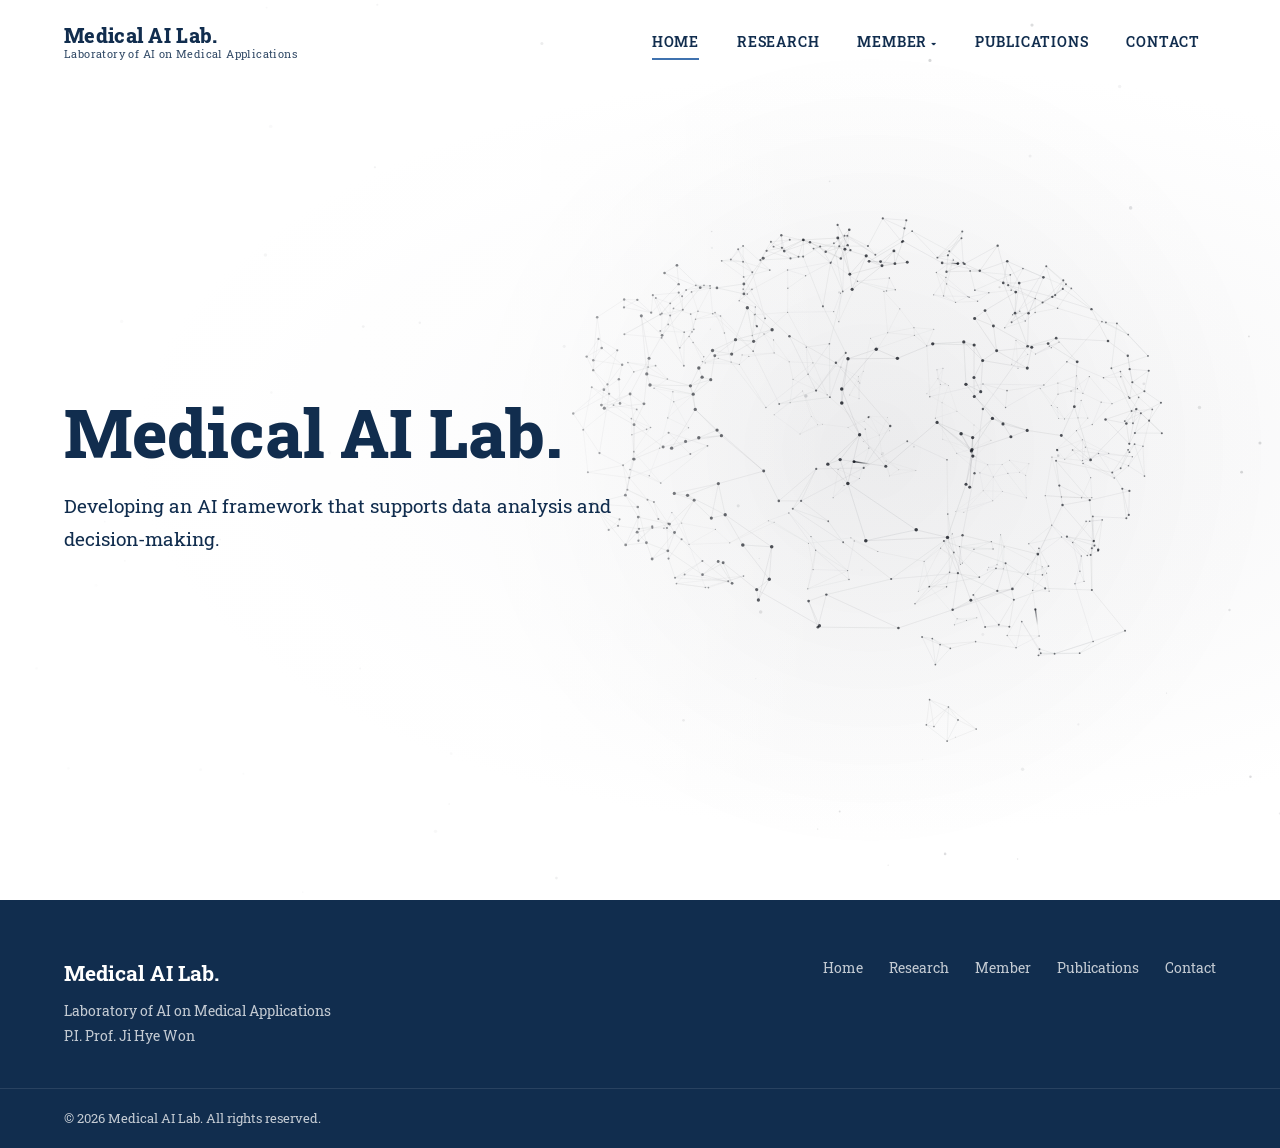
<file: index.html>
<!DOCTYPE html>
<html lang="ko">
<head>
  <meta charset="UTF-8" />
  <meta name="viewport" content="width=device-width, initial-scale=1.0" />
  <title>Medical AI Lab.</title>
  <meta name="description" content="Medical AI Lab. — Laboratory of AI on medical applications (P.I. Prof. Ji Hye Won)" />
  <link rel="preconnect" href="https://fonts.googleapis.com" />
  <link rel="preconnect" href="https://fonts.gstatic.com" crossorigin />
  <link href="https://fonts.googleapis.com/css2?family=Roboto+Slab:wght@300;400;500;600;700;800&display=swap" rel="stylesheet" />
  <link rel="stylesheet" href="css/style.css" />
</head>
<body>

  <!-- ================= HEADER ================= -->
  <header class="header" id="header">
    <div class="container header__inner">
      <a href="./" class="logo">
        <span class="logo__text">
          <strong>Medical AI Lab.</strong>
          <small>Laboratory of AI on Medical Applications</small>
        </span>
      </a>

      <nav class="nav" id="nav">
        <ul class="nav__list">
          <li><a href="./" class="nav__link is-active">HOME</a></li>
          <li><a href="research" class="nav__link">RESEARCH</a></li>
          <li class="nav__item--dropdown">
            <a href="faculty" class="nav__link">MEMBER <span class="caret">▾</span></a>
            <ul class="dropdown">
              <li><a href="faculty">Faculty</a></li>
              <li><a href="member#current">Current</a></li>
            </ul>
          </li>
          <li><a href="publications" class="nav__link">PUBLICATIONS</a></li>
          <li><a href="contact" class="nav__link">CONTACT</a></li>
        </ul>
      </nav>

      <button class="hamburger" id="hamburger" aria-label="메뉴 열기">
        <span></span><span></span><span></span>
      </button>
    </div>
  </header>

  <!-- ================= HERO ================= -->
  <section class="hero" id="hero">
    <canvas class="hero__canvas" id="brainCanvas" aria-hidden="true"></canvas>
    <div class="hero__overlay"></div>
    <div class="hero__slides">
      <div class="hero__slide is-active">
        <div class="container hero__content">
          <h1 class="hero__title">Medical AI Lab.</h1>
          <p class="hero__desc">Developing an AI framework that supports data analysis and decision-making.</p>
        </div>
      </div>
    </div>
  </section>

  <!-- ================= FOOTER ================= -->
  <footer class="footer">
    <div class="container footer__inner">
      <div class="footer__brand">
        <strong>Medical AI Lab.</strong>
        <p>Laboratory of AI on Medical Applications<br />P.I. Prof. Ji Hye Won</p>
      </div>
      <ul class="footer__nav">
        <li><a href="./">Home</a></li>
        <li><a href="research">Research</a></li>
        <li><a href="faculty">Member</a></li>
        <li><a href="publications">Publications</a></li>
        <li><a href="contact">Contact</a></li>
      </ul>
    </div>
    <div class="footer__bottom">
      <div class="container">© <span id="year"></span> Medical AI Lab. All rights reserved.</div>
    </div>
  </footer>

  <button class="to-top" id="toTop" aria-label="맨 위로">↑</button>

  <script src="js/brain.js"></script>
  <script src="js/main.js"></script>
</body>
</html>
</file>
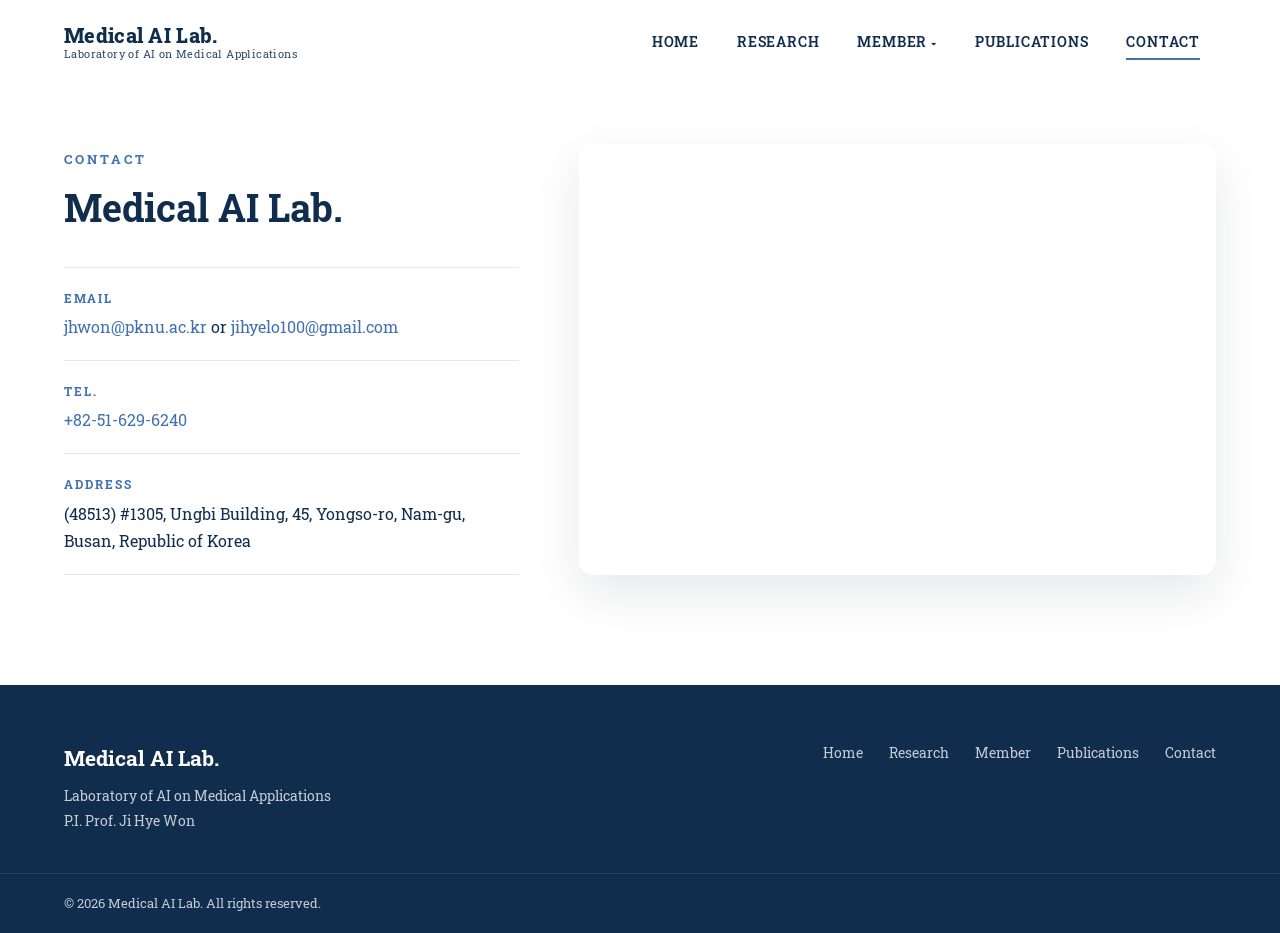
<file: contact.html>
<!DOCTYPE html>
<html lang="ko">
<head>
  <meta charset="UTF-8" />
  <meta name="viewport" content="width=device-width, initial-scale=1.0" />
  <title>Contact | Medical AI Lab.</title>
  <meta name="description" content="Contact Medical AI Lab., Pukyong National University" />
  <link rel="preconnect" href="https://fonts.googleapis.com" />
  <link rel="preconnect" href="https://fonts.gstatic.com" crossorigin />
  <link href="https://fonts.googleapis.com/css2?family=Roboto+Slab:wght@300;400;500;600;700;800&display=swap" rel="stylesheet" />
  <link rel="stylesheet" href="css/style.css" />
</head>
<body>

  <!-- ================= HEADER ================= -->
  <header class="header" id="header">
    <div class="container header__inner">
      <a href="./" class="logo">
        <span class="logo__text">
          <strong>Medical AI Lab.</strong>
          <small>Laboratory of AI on Medical Applications</small>
        </span>
      </a>

      <nav class="nav" id="nav">
        <ul class="nav__list">
          <li><a href="./" class="nav__link">HOME</a></li>
          <li><a href="research" class="nav__link">RESEARCH</a></li>
          <li class="nav__item--dropdown">
            <a href="faculty" class="nav__link">MEMBER <span class="caret">▾</span></a>
            <ul class="dropdown">
              <li><a href="faculty">Faculty</a></li>
              <li><a href="member#current">Current</a></li>
            </ul>
          </li>
          <li><a href="publications" class="nav__link">PUBLICATIONS</a></li>
          <li><a href="contact" class="nav__link is-active">CONTACT</a></li>
        </ul>
      </nav>

      <button class="hamburger" id="hamburger" aria-label="메뉴 열기">
        <span></span><span></span><span></span>
      </button>
    </div>
  </header>

  <main>
    <section class="section contact">
      <div class="container contact__grid">
        <div class="contact__info">
          <span class="section__label">CONTACT</span>
          <h2 class="section__title">Medical AI Lab.</h2>
          <dl class="contact__list">
            <div class="contact__item">
              <dt>Email</dt>
              <dd><a href="mailto:jhwon@pknu.ac.kr">jhwon@pknu.ac.kr</a> or <a href="mailto:jihyelo100@gmail.com">jihyelo100@gmail.com</a></dd>
            </div>
            <div class="contact__item">
              <dt>Tel.</dt>
              <dd><a href="tel:+82516296240">+82-51-629-6240</a></dd>
            </div>
            <div class="contact__item">
              <dt>Address</dt>
              <dd>(48513) #1305, Ungbi Building, 45, Yongso-ro, Nam-gu, Busan, Republic of Korea</dd>
            </div>
          </dl>
        </div>

        <div class="contact__map">
          <iframe
            src="https://maps.google.com/maps?hl=en&amp;q=%EB%B6%80%EC%82%B0%EA%B4%91%EC%97%AD%EC%8B%9C+%EB%82%A8%EA%B5%AC+%EC%9A%A9%EC%86%8C%EB%A1%9C+45+%EB%B6%80%EA%B2%BD%EB%8C%80%ED%95%99%EA%B5%90+%EC%9B%85%EB%B9%84%EA%B4%80&amp;z=17&amp;output=embed"
            title="Medical AI Lab. location map" loading="lazy" referrerpolicy="no-referrer-when-downgrade" allowfullscreen></iframe>
        </div>
      </div>
    </section>
  </main>

  <!-- ================= FOOTER ================= -->
  <footer class="footer">
    <div class="container footer__inner">
      <div class="footer__brand">
        <strong>Medical AI Lab.</strong>
        <p>Laboratory of AI on Medical Applications<br />P.I. Prof. Ji Hye Won</p>
      </div>
      <ul class="footer__nav">
        <li><a href="./">Home</a></li>
        <li><a href="research">Research</a></li>
        <li><a href="faculty">Member</a></li>
        <li><a href="publications">Publications</a></li>
        <li><a href="contact">Contact</a></li>
      </ul>
    </div>
    <div class="footer__bottom">
      <div class="container">© <span id="year"></span> Medical AI Lab. All rights reserved.</div>
    </div>
  </footer>

  <button class="to-top" id="toTop" aria-label="맨 위로">↑</button>

  <script src="js/main.js"></script>
</body>
</html>
</file>
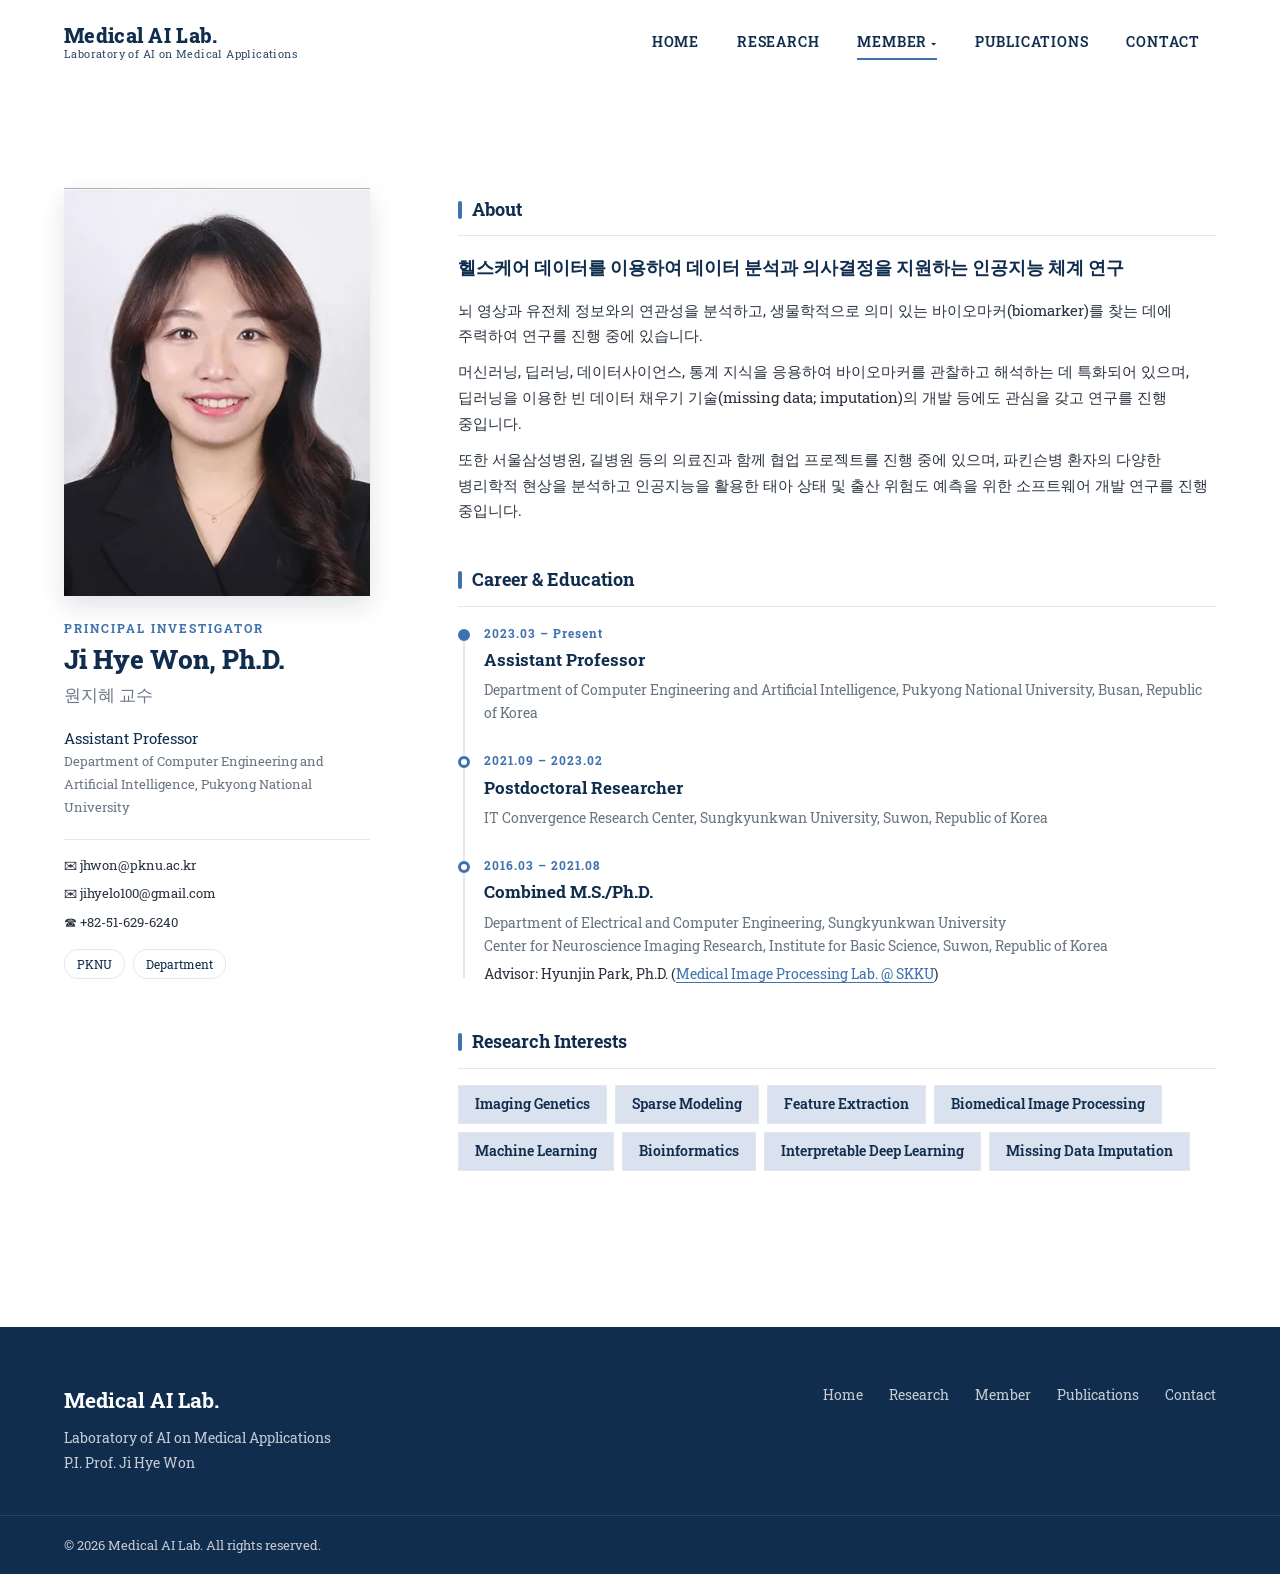
<file: faculty.html>
<!DOCTYPE html>
<html lang="ko">
<head>
  <meta charset="UTF-8" />
  <meta name="viewport" content="width=device-width, initial-scale=1.0" />
  <title>Faculty | Medical AI Lab.</title>
  <meta name="description" content="Prof. Ji Hye Won, Ph.D. — P.I. of Medical AI Lab., Pukyong National University" />
  <link rel="preconnect" href="https://fonts.googleapis.com" />
  <link rel="preconnect" href="https://fonts.gstatic.com" crossorigin />
  <link href="https://fonts.googleapis.com/css2?family=Roboto+Slab:wght@300;400;500;600;700;800&display=swap" rel="stylesheet" />
  <link rel="stylesheet" href="css/style.css" />
</head>
<body>

  <!-- ================= HEADER ================= -->
  <header class="header" id="header">
    <div class="container header__inner">
      <a href="./" class="logo">
        <span class="logo__text">
          <strong>Medical AI Lab.</strong>
          <small>Laboratory of AI on Medical Applications</small>
        </span>
      </a>

      <nav class="nav" id="nav">
        <ul class="nav__list">
          <li><a href="./" class="nav__link">HOME</a></li>
          <li><a href="research" class="nav__link">RESEARCH</a></li>
          <li class="nav__item--dropdown">
            <a href="faculty" class="nav__link is-active">MEMBER <span class="caret">▾</span></a>
            <ul class="dropdown">
              <li><a href="faculty">Faculty</a></li>
              <li><a href="member#current">Current</a></li>
            </ul>
          </li>
          <li><a href="publications" class="nav__link">PUBLICATIONS</a></li>
          <li><a href="contact" class="nav__link">CONTACT</a></li>
        </ul>
      </nav>

      <button class="hamburger" id="hamburger" aria-label="메뉴 열기">
        <span></span><span></span><span></span>
      </button>
    </div>
  </header>

  <main>
    <section class="section faculty">
      <div class="container">
        <article class="md faculty__card">
          <!-- 프로필 -->
          <aside class="md__side">
            <img class="md__img faculty__img" src="images/members/jihye-won.webp" alt="Prof. Ji Hye Won" />
            <span class="md__position">Principal Investigator</span>
            <h2 class="md__name">Ji Hye Won, Ph.D.</h2>
            <span class="md__name-ko">원지혜 교수</span>
            <p class="md__dept">
              Assistant Professor<br />
              <span>Department of Computer Engineering and Artificial Intelligence, Pukyong National University</span>
            </p>
            <div class="md__mail">
              <a href="mailto:jhwon@pknu.ac.kr">✉ jhwon@pknu.ac.kr</a>
              <a href="mailto:jihyelo100@gmail.com">✉ jihyelo100@gmail.com</a>
              <a href="tel:+82516296240">☎ +82-51-629-6240</a>
            </div>
            <div class="md__links">
              <a href="https://www.pknu.ac.kr/main" target="_blank" rel="noopener">PKNU</a>
              <a href="https://ce.pknu.ac.kr/ce/" target="_blank" rel="noopener">Department</a>
            </div>
          </aside>

          <div class="md__main">
            <!-- 소개 -->
            <section>
              <h3 class="md-sec__title">About</h3>
              <p class="faculty__lead">헬스케어 데이터를 이용하여 데이터 분석과 의사결정을 지원하는 인공지능 체계 연구</p>
              <div class="faculty__text">
                <p>뇌 영상과 유전체 정보와의 연관성을 분석하고, 생물학적으로 의미 있는 바이오마커(biomarker)를 찾는 데에 주력하여 연구를 진행 중에 있습니다.</p>
                <p>머신러닝, 딥러닝, 데이터사이언스, 통계 지식을 응용하여 바이오마커를 관찰하고 해석하는 데 특화되어 있으며, 딥러닝을 이용한 빈 데이터 채우기 기술(missing data; imputation)의 개발 등에도 관심을 갖고 연구를 진행 중입니다.</p>
                <p>또한 서울삼성병원, 길병원 등의 의료진과 함께 협업 프로젝트를 진행 중에 있으며, 파킨슨병 환자의 다양한 병리학적 현상을 분석하고 인공지능을 활용한 태아 상태 및 출산 위험도 예측을 위한 소프트웨어 개발 연구를 진행 중입니다.</p>
              </div>
            </section>

            <!-- 경력 / 학력 -->
            <section>
              <h3 class="md-sec__title">Career &amp; Education</h3>
              <ol class="timeline">
                <li>
                  <span class="timeline__date">2023.03 – Present</span>
                  <strong class="timeline__title">Assistant Professor</strong>
                  <p class="timeline__desc">Department of Computer Engineering and Artificial Intelligence, Pukyong National University, Busan, Republic of Korea</p>
                </li>
                <li>
                  <span class="timeline__date">2021.09 – 2023.02</span>
                  <strong class="timeline__title">Postdoctoral Researcher</strong>
                  <p class="timeline__desc">IT Convergence Research Center, Sungkyunkwan University, Suwon, Republic of Korea</p>
                </li>
                <li>
                  <span class="timeline__date">2016.03 – 2021.08</span>
                  <strong class="timeline__title">Combined M.S./Ph.D.</strong>
                  <p class="timeline__desc">
                    Department of Electrical and Computer Engineering, Sungkyunkwan University<br />
                    Center for Neuroscience Imaging Research, Institute for Basic Science, Suwon, Republic of Korea
                  </p>
                  <p class="timeline__note">Advisor: Hyunjin Park, Ph.D. (<a href="https://mipskku.wixsite.com/mipl/research" target="_blank" rel="noopener">Medical Image Processing Lab. @ SKKU</a>)</p>
                </li>
              </ol>
            </section>

            <!-- 연구 분야 -->
            <section>
              <h3 class="md-sec__title">Research Interests</h3>
              <ul class="md__tags">
                <li>Imaging Genetics</li>
                <li>Sparse Modeling</li>
                <li>Feature Extraction</li>
                <li>Biomedical Image Processing</li>
                <li>Machine Learning</li>
                <li>Bioinformatics</li>
                <li>Interpretable Deep Learning</li>
                <li>Missing Data Imputation</li>
              </ul>
            </section>
          </div>
        </article>
      </div>
    </section>
  </main>

  <!-- ================= FOOTER ================= -->
  <footer class="footer">
    <div class="container footer__inner">
      <div class="footer__brand">
        <strong>Medical AI Lab.</strong>
        <p>Laboratory of AI on Medical Applications<br />P.I. Prof. Ji Hye Won</p>
      </div>
      <ul class="footer__nav">
        <li><a href="./">Home</a></li>
        <li><a href="research">Research</a></li>
        <li><a href="faculty">Member</a></li>
        <li><a href="publications">Publications</a></li>
        <li><a href="contact">Contact</a></li>
      </ul>
    </div>
    <div class="footer__bottom">
      <div class="container">© <span id="year"></span> Medical AI Lab. All rights reserved.</div>
    </div>
  </footer>

  <button class="to-top" id="toTop" aria-label="맨 위로">↑</button>

  <script src="js/main.js"></script>
</body>
</html>
</file>
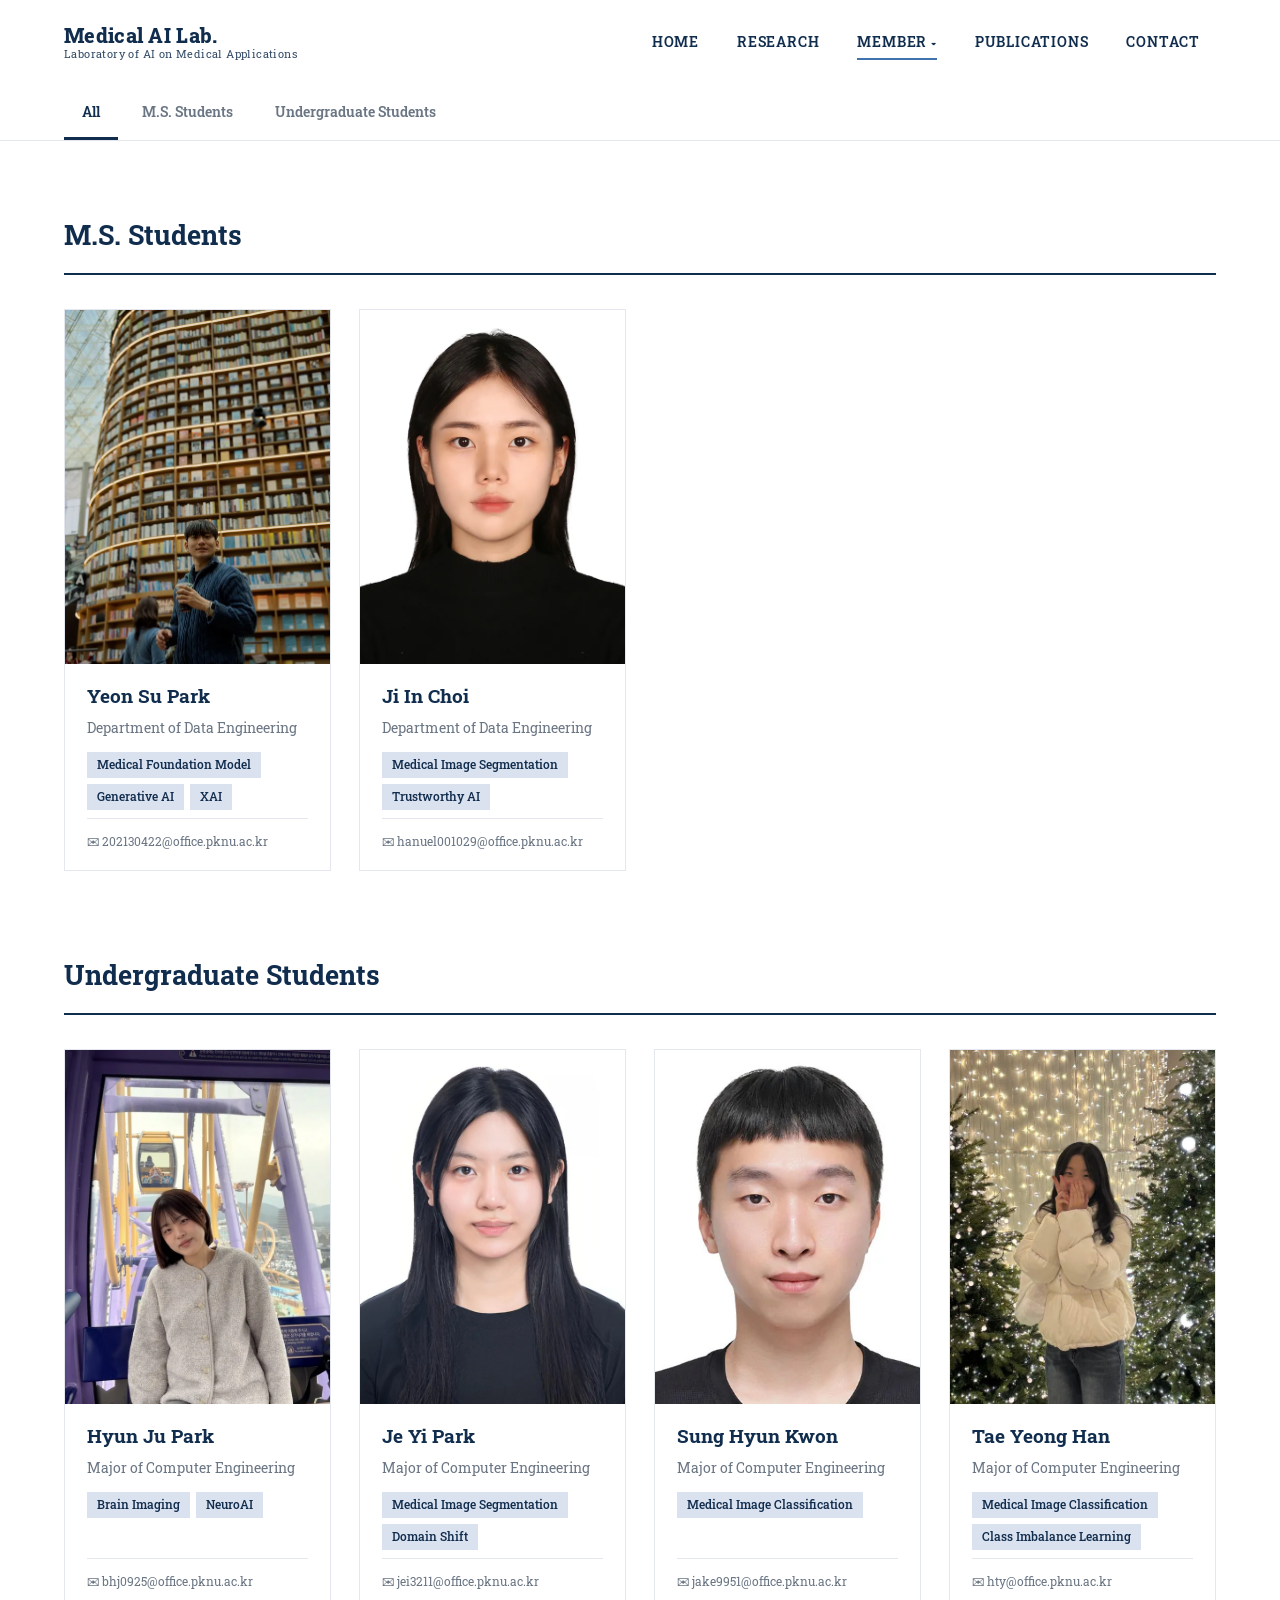
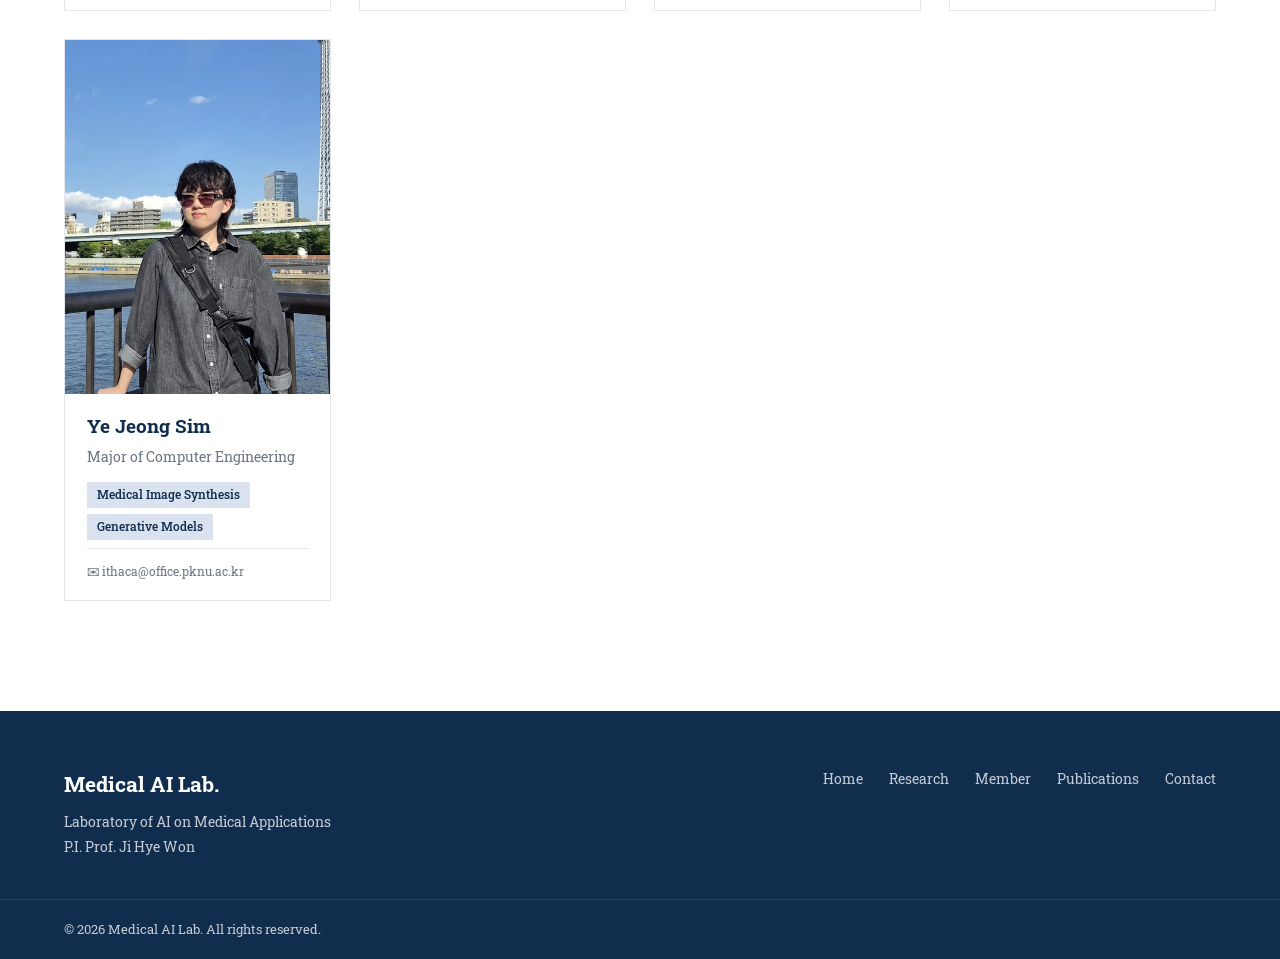
<file: member.html>
<!DOCTYPE html>
<html lang="ko">
<head>
  <meta charset="UTF-8" />
  <meta name="viewport" content="width=device-width, initial-scale=1.0" />
  <title>Member | Medical AI Lab.</title>
  <link rel="preconnect" href="https://fonts.googleapis.com" />
  <link rel="preconnect" href="https://fonts.gstatic.com" crossorigin />
  <link href="https://fonts.googleapis.com/css2?family=Roboto+Slab:wght@300;400;500;600;700;800&display=swap" rel="stylesheet" />
  <link rel="stylesheet" href="css/style.css" />
</head>
<body>

  <!-- ================= HEADER ================= -->
  <header class="header" id="header">
    <div class="container header__inner">
      <a href="./" class="logo">
        <span class="logo__text">
          <strong>Medical AI Lab.</strong>
          <small>Laboratory of AI on Medical Applications</small>
        </span>
      </a>

      <nav class="nav" id="nav">
        <ul class="nav__list">
          <li><a href="./" class="nav__link">HOME</a></li>
          <li><a href="research" class="nav__link">RESEARCH</a></li>
          <li class="nav__item--dropdown">
            <a href="faculty" class="nav__link is-active">MEMBER <span class="caret">▾</span></a>
            <ul class="dropdown">
              <li><a href="faculty">Faculty</a></li>
              <li><a href="member#current">Current</a></li>
            </ul>
          </li>
          <li><a href="publications" class="nav__link">PUBLICATIONS</a></li>
          <li><a href="contact" class="nav__link">CONTACT</a></li>
        </ul>
      </nav>

      <button class="hamburger" id="hamburger" aria-label="메뉴 열기">
        <span></span><span></span><span></span>
      </button>
    </div>
  </header>

  <main>
    <!-- 필터 탭 -->
    <div class="member-tabs-wrap">
      <div class="container">
        <ul class="member-tabs" id="memberTabs"></ul>
      </div>
    </div>

    <!-- 그룹별 멤버 목록 (js/member.js 가 자동으로 채움) -->
    <section class="section member-section">
      <div class="container" id="memberList"></div>
    </section>
  </main>

  <!-- ================= MEMBER DETAIL MODAL ================= -->
  <div class="modal" id="memberModal" aria-hidden="true">
    <div class="modal__backdrop" data-close></div>
    <div class="modal__dialog" role="dialog" aria-modal="true" aria-labelledby="modalName">
      <button class="modal__close" data-close aria-label="닫기">✕</button>
      <div class="modal__body" id="modalBody"></div>
    </div>
  </div>

  <!-- ================= FOOTER ================= -->
  <footer class="footer">
    <div class="container footer__inner">
      <div class="footer__brand">
        <strong>Medical AI Lab.</strong>
        <p>Laboratory of AI on Medical Applications<br />P.I. Prof. Ji Hye Won</p>
      </div>
      <ul class="footer__nav">
        <li><a href="./">Home</a></li>
        <li><a href="research">Research</a></li>
        <li><a href="faculty">Member</a></li>
        <li><a href="publications">Publications</a></li>
        <li><a href="contact">Contact</a></li>
      </ul>
    </div>
    <div class="footer__bottom">
      <div class="container">© <span id="year"></span> Medical AI Lab. All rights reserved.</div>
    </div>
  </footer>

  <button class="to-top" id="toTop" aria-label="맨 위로">↑</button>

  <script src="js/members.js"></script>
  <script src="js/main.js"></script>
  <script src="js/member.js"></script>
</body>
</html>
</file>
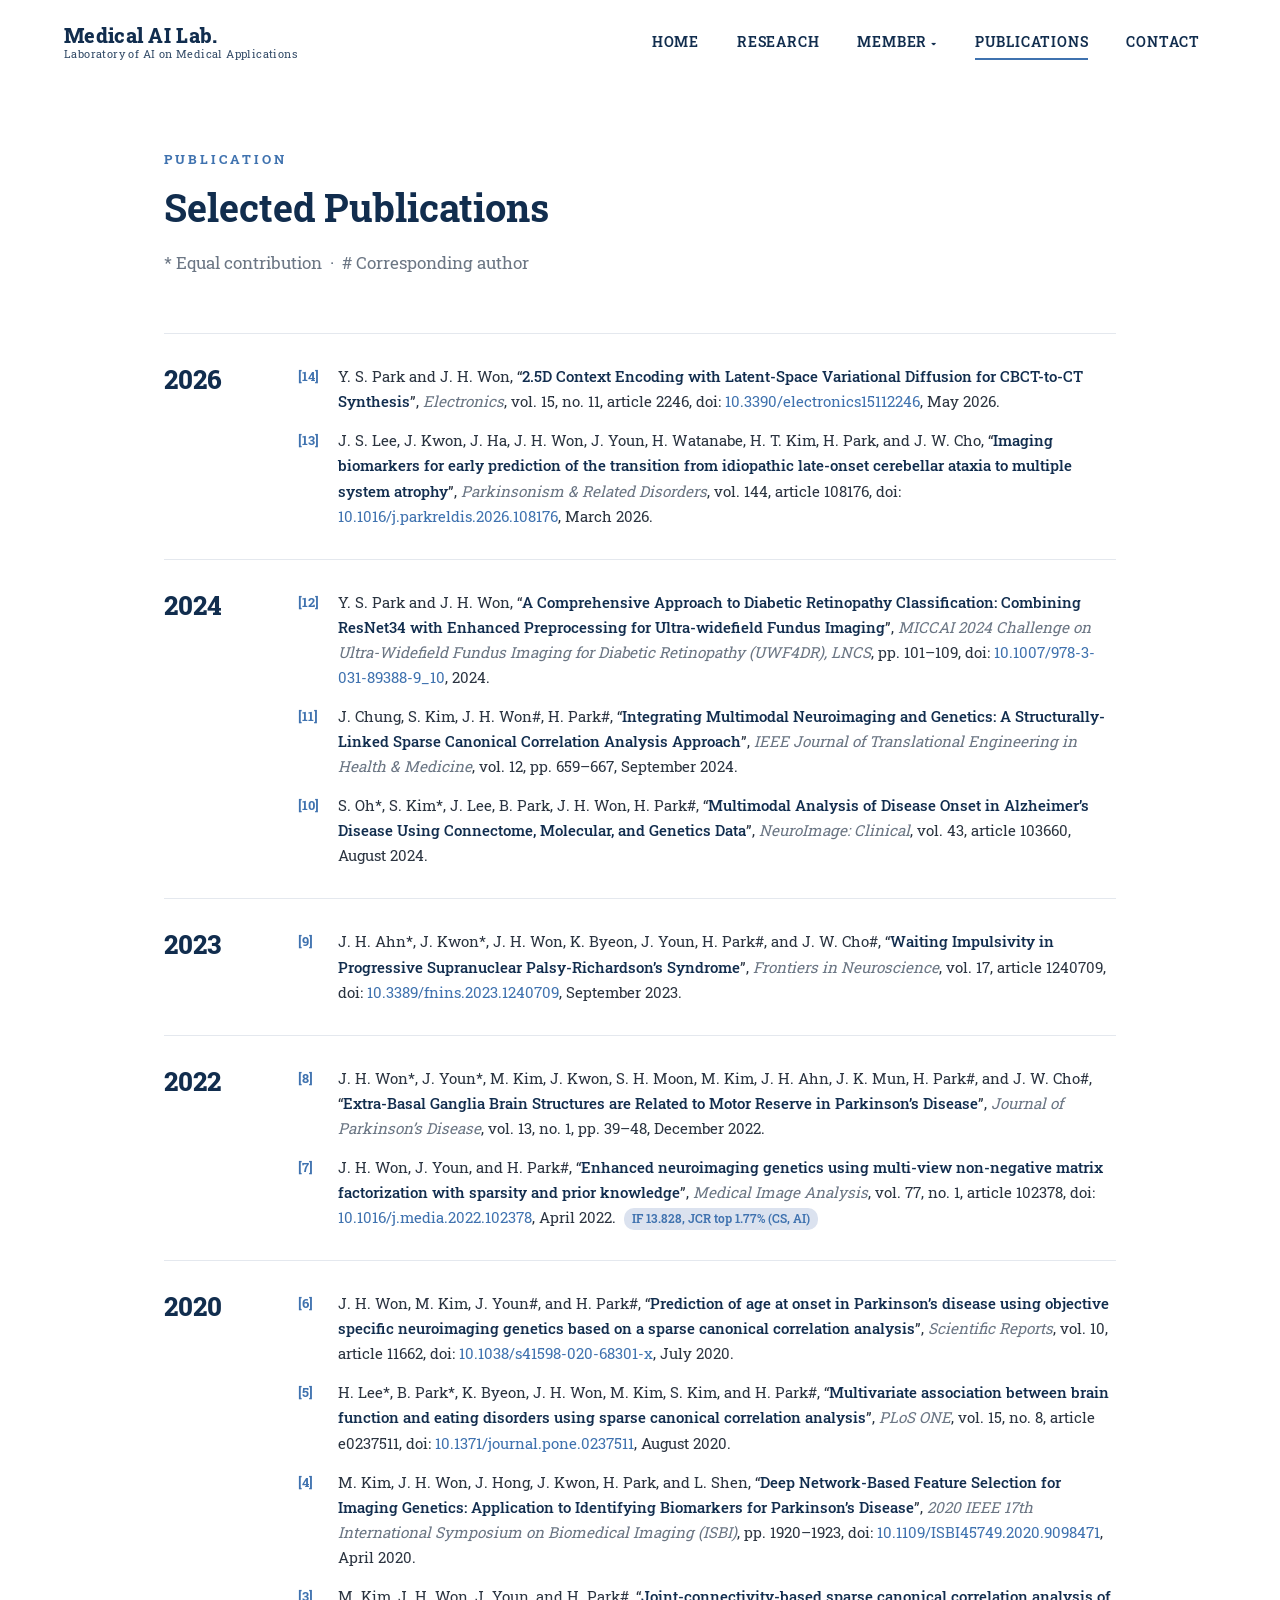
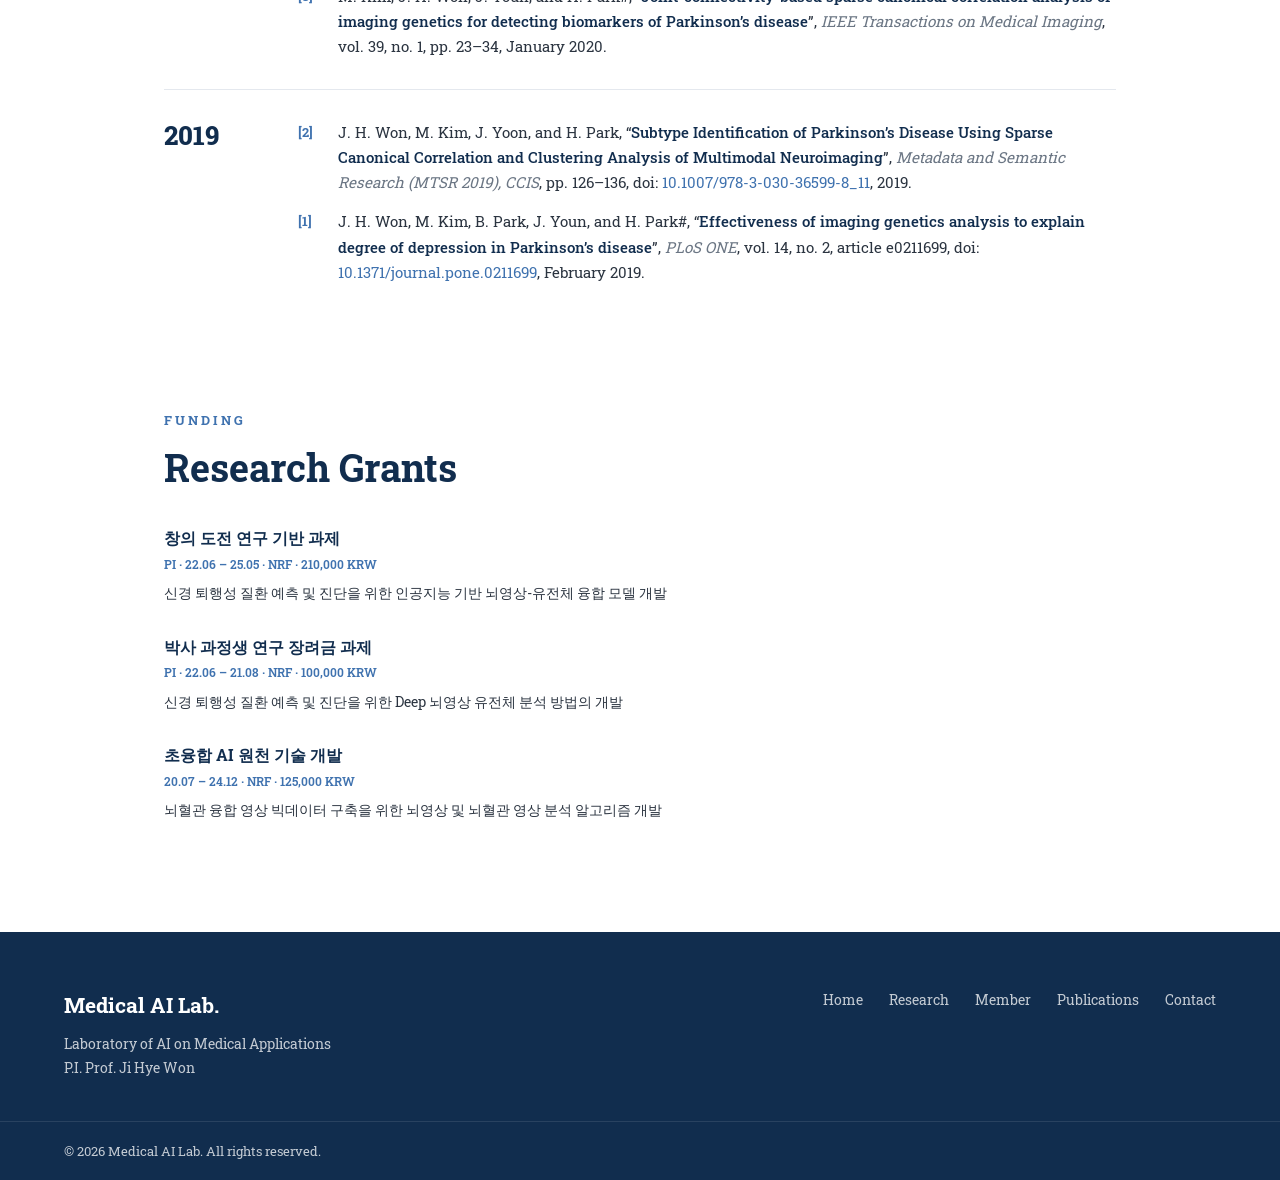
<file: publications.html>
<!DOCTYPE html>
<html lang="ko">
<head>
  <meta charset="UTF-8" />
  <meta name="viewport" content="width=device-width, initial-scale=1.0" />
  <title>Publications | Medical AI Lab.</title>
  <meta name="description" content="Selected publications of Medical AI Lab., Pukyong National University" />
  <link rel="preconnect" href="https://fonts.googleapis.com" />
  <link rel="preconnect" href="https://fonts.gstatic.com" crossorigin />
  <link href="https://fonts.googleapis.com/css2?family=Roboto+Slab:wght@300;400;500;600;700;800&display=swap" rel="stylesheet" />
  <link rel="stylesheet" href="css/style.css" />
</head>
<body>

  <!-- ================= HEADER ================= -->
  <header class="header" id="header">
    <div class="container header__inner">
      <a href="./" class="logo">
        <span class="logo__text">
          <strong>Medical AI Lab.</strong>
          <small>Laboratory of AI on Medical Applications</small>
        </span>
      </a>

      <nav class="nav" id="nav">
        <ul class="nav__list">
          <li><a href="./" class="nav__link">HOME</a></li>
          <li><a href="research" class="nav__link">RESEARCH</a></li>
          <li class="nav__item--dropdown">
            <a href="faculty" class="nav__link">MEMBER <span class="caret">▾</span></a>
            <ul class="dropdown">
              <li><a href="faculty">Faculty</a></li>
              <li><a href="member#current">Current</a></li>
            </ul>
          </li>
          <li><a href="publications" class="nav__link is-active">PUBLICATIONS</a></li>
          <li><a href="contact" class="nav__link">CONTACT</a></li>
        </ul>
      </nav>

      <button class="hamburger" id="hamburger" aria-label="메뉴 열기">
        <span></span><span></span><span></span>
      </button>
    </div>
  </header>

  <main>
    <section class="section publications">
      <div class="container publications__inner">
        <div class="section__header">
          <span class="section__label">PUBLICATION</span>
          <h2 class="section__title">Selected Publications</h2>
          <p class="section__sub">* Equal contribution &nbsp;·&nbsp; # Corresponding author</p>
        </div>
        <div class="pub-year">
          <h3 class="pub-year__label">2026</h3>
          <ol class="pub-list pub-list--page">
              <li data-num="14">
                <span class="pub__authors">Y. S. Park and J. H. Won</span>,
                “<span class="pub__title">2.5D Context Encoding with Latent-Space Variational Diffusion for CBCT-to-CT Synthesis</span>”,
                <span class="pub__venue">Electronics</span>, vol. 15, no. 11, article 2246, doi: <a href="https://doi.org/10.3390/electronics15112246" target="_blank" rel="noopener">10.3390/electronics15112246</a>, May 2026.
              </li>
              <li data-num="13">
                <span class="pub__authors">J. S. Lee, J. Kwon, J. Ha, J. H. Won, J. Youn, H. Watanabe, H. T. Kim, H. Park, and J. W. Cho</span>,
                “<span class="pub__title">Imaging biomarkers for early prediction of the transition from idiopathic late-onset cerebellar ataxia to multiple system atrophy</span>”,
                <span class="pub__venue">Parkinsonism &amp; Related Disorders</span>, vol. 144, article 108176, doi: <a href="https://doi.org/10.1016/j.parkreldis.2026.108176" target="_blank" rel="noopener">10.1016/j.parkreldis.2026.108176</a>, March 2026.
              </li>
          </ol>
        </div>
        <div class="pub-year">
          <h3 class="pub-year__label">2024</h3>
          <ol class="pub-list pub-list--page">
              <li data-num="12">
                <span class="pub__authors">Y. S. Park and J. H. Won</span>,
                “<span class="pub__title">A Comprehensive Approach to Diabetic Retinopathy Classification: Combining ResNet34 with Enhanced Preprocessing for Ultra-widefield Fundus Imaging</span>”,
                <span class="pub__venue">MICCAI 2024 Challenge on Ultra-Widefield Fundus Imaging for Diabetic Retinopathy (UWF4DR), LNCS</span>, pp. 101–109, doi: <a href="https://doi.org/10.1007/978-3-031-89388-9_10" target="_blank" rel="noopener">10.1007/978-3-031-89388-9_10</a>, 2024.
              </li>
              <li data-num="11">
                <span class="pub__authors">J. Chung, S. Kim, J. H. Won#, H. Park#</span>,
                “<span class="pub__title">Integrating Multimodal Neuroimaging and Genetics: A Structurally-Linked Sparse Canonical Correlation Analysis Approach</span>”,
                <span class="pub__venue">IEEE Journal of Translational Engineering in Health &amp; Medicine</span>, vol. 12, pp. 659–667, September 2024.
              </li>
              <li data-num="10">
                <span class="pub__authors">S. Oh*, S. Kim*, J. Lee, B. Park, J. H. Won, H. Park#</span>,
                “<span class="pub__title">Multimodal Analysis of Disease Onset in Alzheimer’s Disease Using Connectome, Molecular, and Genetics Data</span>”,
                <span class="pub__venue">NeuroImage: Clinical</span>, vol. 43, article 103660, August 2024.
              </li>
          </ol>
        </div>
        <div class="pub-year">
          <h3 class="pub-year__label">2023</h3>
          <ol class="pub-list pub-list--page">
              <li data-num="9">
                <span class="pub__authors">J. H. Ahn*, J. Kwon*, J. H. Won, K. Byeon, J. Youn, H. Park#, and J. W. Cho#</span>,
                “<span class="pub__title">Waiting Impulsivity in Progressive Supranuclear Palsy-Richardson’s Syndrome</span>”,
                <span class="pub__venue">Frontiers in Neuroscience</span>, vol. 17, article 1240709, doi: <a href="https://doi.org/10.3389/fnins.2023.1240709" target="_blank" rel="noopener">10.3389/fnins.2023.1240709</a>, September 2023.
              </li>
          </ol>
        </div>
        <div class="pub-year">
          <h3 class="pub-year__label">2022</h3>
          <ol class="pub-list pub-list--page">
              <li data-num="8">
                <span class="pub__authors">J. H. Won*, J. Youn*, M. Kim, J. Kwon, S. H. Moon, M. Kim, J. H. Ahn, J. K. Mun, H. Park#, and J. W. Cho#</span>,
                “<span class="pub__title">Extra-Basal Ganglia Brain Structures are Related to Motor Reserve in Parkinson’s Disease</span>”,
                <span class="pub__venue">Journal of Parkinson’s Disease</span>, vol. 13, no. 1, pp. 39–48, December 2022.
              </li>
              <li data-num="7">
                <span class="pub__authors">J. H. Won, J. Youn, and H. Park#</span>,
                “<span class="pub__title">Enhanced neuroimaging genetics using multi-view non-negative matrix factorization with sparsity and prior knowledge</span>”,
                <span class="pub__venue">Medical Image Analysis</span>, vol. 77, no. 1, article 102378, doi: <a href="https://doi.org/10.1016/j.media.2022.102378" target="_blank" rel="noopener">10.1016/j.media.2022.102378</a>, April 2022.
                <span class="pub__note">IF 13.828, JCR top 1.77% (CS, AI)</span>
              </li>
          </ol>
        </div>
        <div class="pub-year">
          <h3 class="pub-year__label">2020</h3>
          <ol class="pub-list pub-list--page">
              <li data-num="6">
                <span class="pub__authors">J. H. Won, M. Kim, J. Youn#, and H. Park#</span>,
                “<span class="pub__title">Prediction of age at onset in Parkinson’s disease using objective specific neuroimaging genetics based on a sparse canonical correlation analysis</span>”,
                <span class="pub__venue">Scientific Reports</span>, vol. 10, article 11662, doi: <a href="https://doi.org/10.1038/s41598-020-68301-x" target="_blank" rel="noopener">10.1038/s41598-020-68301-x</a>, July 2020.
              </li>
              <li data-num="5">
                <span class="pub__authors">H. Lee*, B. Park*, K. Byeon, J. H. Won, M. Kim, S. Kim, and H. Park#</span>,
                “<span class="pub__title">Multivariate association between brain function and eating disorders using sparse canonical correlation analysis</span>”,
                <span class="pub__venue">PLoS ONE</span>, vol. 15, no. 8, article e0237511, doi: <a href="https://doi.org/10.1371/journal.pone.0237511" target="_blank" rel="noopener">10.1371/journal.pone.0237511</a>, August 2020.
              </li>
              <li data-num="4">
                <span class="pub__authors">M. Kim, J. H. Won, J. Hong, J. Kwon, H. Park, and L. Shen</span>,
                “<span class="pub__title">Deep Network-Based Feature Selection for Imaging Genetics: Application to Identifying Biomarkers for Parkinson’s Disease</span>”,
                <span class="pub__venue">2020 IEEE 17th International Symposium on Biomedical Imaging (ISBI)</span>, pp. 1920–1923, doi: <a href="https://doi.org/10.1109/ISBI45749.2020.9098471" target="_blank" rel="noopener">10.1109/ISBI45749.2020.9098471</a>, April 2020.
              </li>
              <li data-num="3">
                <span class="pub__authors">M. Kim, J. H. Won, J. Youn, and H. Park#</span>,
                “<span class="pub__title">Joint-connectivity-based sparse canonical correlation analysis of imaging genetics for detecting biomarkers of Parkinson’s disease</span>”,
                <span class="pub__venue">IEEE Transactions on Medical Imaging</span>, vol. 39, no. 1, pp. 23–34, January 2020.
              </li>
          </ol>
        </div>
        <div class="pub-year">
          <h3 class="pub-year__label">2019</h3>
          <ol class="pub-list pub-list--page">
              <li data-num="2">
                <span class="pub__authors">J. H. Won, M. Kim, J. Yoon, and H. Park</span>,
                “<span class="pub__title">Subtype Identification of Parkinson’s Disease Using Sparse Canonical Correlation and Clustering Analysis of Multimodal Neuroimaging</span>”,
                <span class="pub__venue">Metadata and Semantic Research (MTSR 2019), CCIS</span>, pp. 126–136, doi: <a href="https://doi.org/10.1007/978-3-030-36599-8_11" target="_blank" rel="noopener">10.1007/978-3-030-36599-8_11</a>, 2019.
              </li>
              <li data-num="1">
                <span class="pub__authors">J. H. Won, M. Kim, B. Park, J. Youn, and H. Park#</span>,
                “<span class="pub__title">Effectiveness of imaging genetics analysis to explain degree of depression in Parkinson’s disease</span>”,
                <span class="pub__venue">PLoS ONE</span>, vol. 14, no. 2, article e0211699, doi: <a href="https://doi.org/10.1371/journal.pone.0211699" target="_blank" rel="noopener">10.1371/journal.pone.0211699</a>, February 2019.
              </li>
          </ol>
        </div>

        <div class="section__header publications__grants-head">
          <span class="section__label">FUNDING</span>
          <h2 class="section__title">Research Grants</h2>
        </div>
        <ol class="grant-list grant-list--page">
          <li>
            <strong class="grant__title">창의 도전 연구 기반 과제</strong>
            <span class="grant__meta">PI · 22.06 – 25.05 · NRF · 210,000 KRW</span>
            <p class="grant__desc">신경 퇴행성 질환 예측 및 진단을 위한 인공지능 기반 뇌영상-유전체 융합 모델 개발</p>
          </li>
          <li>
            <strong class="grant__title">박사 과정생 연구 장려금 과제</strong>
            <span class="grant__meta">PI · 22.06 – 21.08 · NRF · 100,000 KRW</span>
            <p class="grant__desc">신경 퇴행성 질환 예측 및 진단을 위한 Deep 뇌영상 유전체 분석 방법의 개발</p>
          </li>
          <li>
            <strong class="grant__title">초융합 AI 원천 기술 개발</strong>
            <span class="grant__meta">20.07 – 24.12 · NRF · 125,000 KRW</span>
            <p class="grant__desc">뇌혈관 융합 영상 빅데이터 구축을 위한 뇌영상 및 뇌혈관 영상 분석 알고리즘 개발</p>
          </li>
        </ol>
      </div>
    </section>
  </main>

  <!-- ================= FOOTER ================= -->
  <footer class="footer">
    <div class="container footer__inner">
      <div class="footer__brand">
        <strong>Medical AI Lab.</strong>
        <p>Laboratory of AI on Medical Applications<br />P.I. Prof. Ji Hye Won</p>
      </div>
      <ul class="footer__nav">
        <li><a href="./">Home</a></li>
        <li><a href="research">Research</a></li>
        <li><a href="faculty">Member</a></li>
        <li><a href="publications">Publications</a></li>
        <li><a href="contact">Contact</a></li>
      </ul>
    </div>
    <div class="footer__bottom">
      <div class="container">© <span id="year"></span> Medical AI Lab. All rights reserved.</div>
    </div>
  </footer>

  <button class="to-top" id="toTop" aria-label="맨 위로">↑</button>

  <script src="js/main.js"></script>
</body>
</html>
</file>
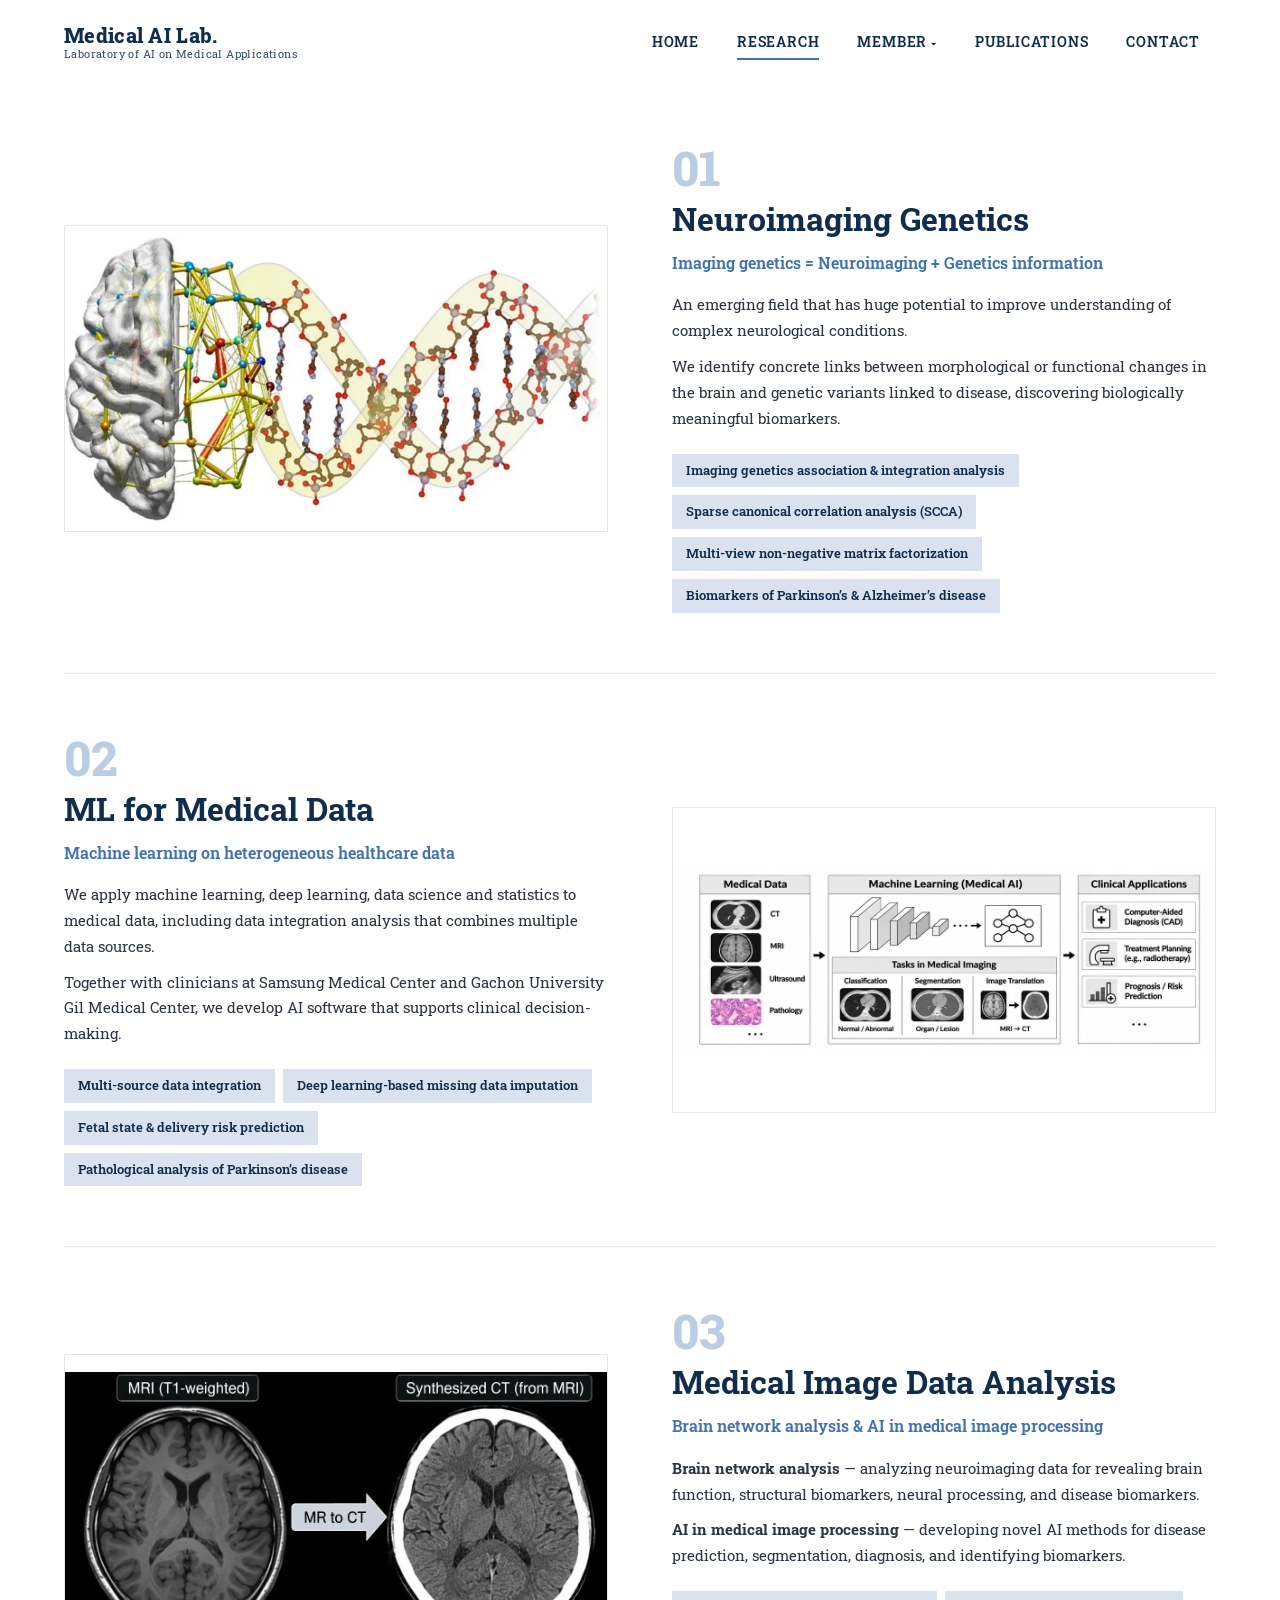
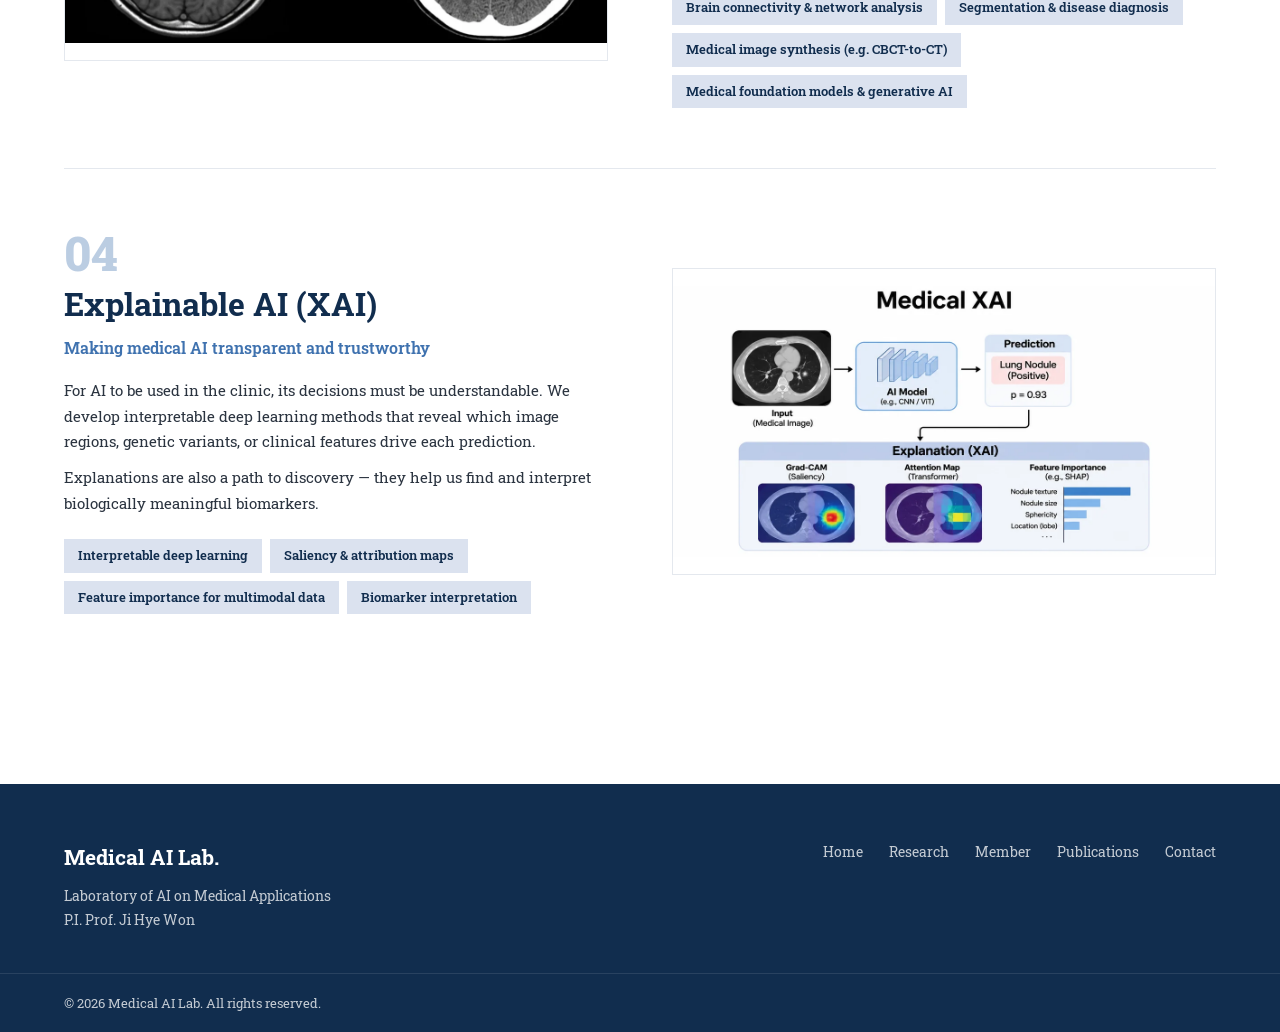
<file: research.html>
<!DOCTYPE html>
<html lang="ko">
<head>
  <meta charset="UTF-8" />
  <meta name="viewport" content="width=device-width, initial-scale=1.0" />
  <title>Research | Medical AI Lab.</title>
  <meta name="description" content="Research areas of Medical AI Lab., Pukyong National University" />
  <link rel="preconnect" href="https://fonts.googleapis.com" />
  <link rel="preconnect" href="https://fonts.gstatic.com" crossorigin />
  <link href="https://fonts.googleapis.com/css2?family=Roboto+Slab:wght@300;400;500;600;700;800&display=swap" rel="stylesheet" />
  <link rel="stylesheet" href="css/style.css" />
</head>
<body>

  <!-- ================= HEADER ================= -->
  <header class="header" id="header">
    <div class="container header__inner">
      <a href="./" class="logo">
        <span class="logo__text">
          <strong>Medical AI Lab.</strong>
          <small>Laboratory of AI on Medical Applications</small>
        </span>
      </a>

      <nav class="nav" id="nav">
        <ul class="nav__list">
          <li><a href="./" class="nav__link">HOME</a></li>
          <li><a href="research" class="nav__link is-active">RESEARCH</a></li>
          <li class="nav__item--dropdown">
            <a href="faculty" class="nav__link">MEMBER <span class="caret">▾</span></a>
            <ul class="dropdown">
              <li><a href="faculty">Faculty</a></li>
              <li><a href="member#current">Current</a></li>
            </ul>
          </li>
          <li><a href="publications" class="nav__link">PUBLICATIONS</a></li>
          <li><a href="contact" class="nav__link">CONTACT</a></li>
        </ul>
      </nav>

      <button class="hamburger" id="hamburger" aria-label="메뉴 열기">
        <span></span><span></span><span></span>
      </button>
    </div>
  </header>

  <main>
    <!-- 연구 분야 -->
    <section class="section research-areas">
      <div class="container">
        <article class="research-area" id="neuroimaging-genetics">
          <figure class="research-area__img">
            <img src="images/research/neuroimaging.webp" alt="Neuroimaging genetics: linking brain imaging and genetic markers to classify healthy and disease" loading="lazy" />
          </figure>
          <div class="research-area__body">
            <span class="research-area__num">01</span>
            <h2 class="research-area__title">Neuroimaging Genetics</h2>
            <p class="research-area__lead">Imaging genetics = Neuroimaging + Genetics information</p>
            <p>An emerging field that has huge potential to improve understanding of complex neurological conditions.</p>
            <p>We identify concrete links between morphological or functional changes in the brain and genetic variants linked to disease, discovering biologically meaningful biomarkers.</p>
            <ul class="research-area__topics">
              <li>Imaging genetics association &amp; integration analysis</li>
              <li>Sparse canonical correlation analysis (SCCA)</li>
              <li>Multi-view non-negative matrix factorization</li>
              <li>Biomarkers of Parkinson’s &amp; Alzheimer’s disease</li>
            </ul>
          </div>
        </article>
        <article class="research-area research-area--reverse" id="ml-medical-data">
          <figure class="research-area__img">
            <img src="images/research/ml-for-medical-data.webp" alt="Integrating clinical records, genomics and bio-signals with machine learning" loading="lazy" />
          </figure>
          <div class="research-area__body">
            <span class="research-area__num">02</span>
            <h2 class="research-area__title">ML for Medical Data</h2>
            <p class="research-area__lead">Machine learning on heterogeneous healthcare data</p>
            <p>We apply machine learning, deep learning, data science and statistics to medical data, including data integration analysis that combines multiple data sources.</p>
            <p>Together with clinicians at Samsung Medical Center and Gachon University Gil Medical Center, we develop AI software that supports clinical decision-making.</p>
            <ul class="research-area__topics">
              <li>Multi-source data integration</li>
              <li>Deep learning-based missing data imputation</li>
              <li>Fetal state &amp; delivery risk prediction</li>
              <li>Pathological analysis of Parkinson’s disease</li>
            </ul>
          </div>
        </article>
        <article class="research-area" id="image-analysis">
          <figure class="research-area__img">
            <img src="images/research/medical-image-data-analysis.webp" alt="Medical image analysis: segmentation and brain network analysis" loading="lazy" />
          </figure>
          <div class="research-area__body">
            <span class="research-area__num">03</span>
            <h2 class="research-area__title">Medical Image Data Analysis</h2>
            <p class="research-area__lead">Brain network analysis &amp; AI in medical image processing</p>
            <p><strong>Brain network analysis</strong> — analyzing neuroimaging data for revealing brain function, structural biomarkers, neural processing, and disease biomarkers.</p>
            <p><strong>AI in medical image processing</strong> — developing novel AI methods for disease prediction, segmentation, diagnosis, and identifying biomarkers.</p>
            <ul class="research-area__topics">
              <li>Brain connectivity &amp; network analysis</li>
              <li>Segmentation &amp; disease diagnosis</li>
              <li>Medical image synthesis (e.g. CBCT-to-CT)</li>
              <li>Medical foundation models &amp; generative AI</li>
            </ul>
          </div>
        </article>
        <article class="research-area research-area--reverse" id="xai">
          <figure class="research-area__img">
            <img src="images/research/xai.webp" alt="Explainable AI: saliency map highlighting the evidence behind a model prediction" loading="lazy" />
          </figure>
          <div class="research-area__body">
            <span class="research-area__num">04</span>
            <h2 class="research-area__title">Explainable AI (XAI)</h2>
            <p class="research-area__lead">Making medical AI transparent and trustworthy</p>
            <p>For AI to be used in the clinic, its decisions must be understandable. We develop interpretable deep learning methods that reveal which image regions, genetic variants, or clinical features drive each prediction.</p>
            <p>Explanations are also a path to discovery — they help us find and interpret biologically meaningful biomarkers.</p>
            <ul class="research-area__topics">
              <li>Interpretable deep learning</li>
              <li>Saliency &amp; attribution maps</li>
              <li>Feature importance for multimodal data</li>
              <li>Biomarker interpretation</li>
            </ul>
          </div>
        </article>
      </div>
    </section>
  </main>

  <!-- ================= FOOTER ================= -->
  <footer class="footer">
    <div class="container footer__inner">
      <div class="footer__brand">
        <strong>Medical AI Lab.</strong>
        <p>Laboratory of AI on Medical Applications<br />P.I. Prof. Ji Hye Won</p>
      </div>
      <ul class="footer__nav">
        <li><a href="./">Home</a></li>
        <li><a href="research">Research</a></li>
        <li><a href="faculty">Member</a></li>
        <li><a href="publications">Publications</a></li>
        <li><a href="contact">Contact</a></li>
      </ul>
    </div>
    <div class="footer__bottom">
      <div class="container">© <span id="year"></span> Medical AI Lab. All rights reserved.</div>
    </div>
  </footer>

  <button class="to-top" id="toTop" aria-label="맨 위로">↑</button>

  <script src="js/main.js"></script>
</body>
</html>
</file>
<file: css/style.css>
/* =========================================================
   Medical AI Lab. — Home
   ========================================================= */
:root {
  --primary: #112D4E;      /* deep navy */
  --primary-2: #3F72AF;
  --accent: #3F72AF;       /* point blue */
  --dark: #112D4E;
  --text: #2b3440;
  --muted: #6b7684;
  --line: #e4e8ee;
  --bg-soft: #DBE2EF;
  --white: #fff;
  --radius: 10px;
  --header-h: 84px;
  --font-ko: "Roboto Slab", "Malgun Gothic", "맑은 고딕", "Apple SD Gothic Neo", sans-serif;
  --font-en: "Roboto Slab", "Malgun Gothic", "맑은 고딕", "Apple SD Gothic Neo", serif;
}

*, *::before, *::after { box-sizing: border-box; margin: 0; padding: 0; }
html { scroll-behavior: smooth; }
body { font-family: var(--font-ko); color: var(--text); line-height: 1.7; background: var(--white); min-height: 100vh; display: flex; flex-direction: column; }
body > main { flex: 1; } /* 내용이 짧은 페이지에서도 footer를 화면 맨 아래에 붙임 */
a { color: inherit; text-decoration: none; }
ul { list-style: none; }
img { max-width: 100%; display: block; }

.container { width: 100%; max-width: 1200px; margin: 0 auto; padding: 0 24px; }

/* ---------- Header ---------- */
.header {
  position: fixed; inset: 0 0 auto 0; z-index: 100;
  height: var(--header-h);
  background: transparent;
  transition: background .3s, height .3s, box-shadow .3s;
}
.header.is-scrolled {
  background: rgba(255,255,255,.97);
  box-shadow: 0 2px 16px rgba(0,0,0,.08);
}
.header__inner { height: 100%; display: flex; align-items: center; justify-content: space-between; }

.logo { display: flex; align-items: center; gap: 12px; color: var(--dark); transition: color .3s; }
.logo__text { display: flex; flex-direction: column; line-height: 1.2; }
.logo__text strong { font-family: var(--font-en); font-size: 1.25rem; font-weight: 800; letter-spacing: .3px; }
.logo__text small { font-family: var(--font-en); font-size: .7rem; opacity: .85; letter-spacing: .4px; }
.header.is-scrolled .logo { color: var(--dark); }

.nav__list { display: flex; gap: 6px; }
.nav__list > li { position: relative; }
.nav__link {
  display: block; padding: 10px 16px;
  font-family: var(--font-en); font-size: .88rem; font-weight: 600; letter-spacing: .8px;
  color: var(--dark); position: relative; transition: color .2s;
}
.nav__link::after {
  content: ""; position: absolute; left: 16px; right: 16px; bottom: 4px; height: 2px;
  background: var(--accent); transform: scaleX(0); transition: transform .25s;
}
.nav__link:hover::after, .nav__link.is-active::after { transform: scaleX(1); }
.header.is-scrolled .nav__link { color: var(--dark); }
.header.is-scrolled .nav__link:hover, .header.is-scrolled .nav__link.is-active { color: var(--primary-2); }
.caret { font-size: .7em; }

.dropdown {
  position: absolute; top: 100%; left: 50%; min-width: 150px;
  transform: translate(-50%, 8px);
  background: var(--white); border-radius: 8px; box-shadow: 0 10px 30px rgba(0,0,0,.12);
  padding: 8px 0; opacity: 0; visibility: hidden; transition: all .2s;
}
.nav__item--dropdown:hover .dropdown,
.nav__item--dropdown:focus-within .dropdown { opacity: 1; visibility: visible; transform: translate(-50%, 0); }
.dropdown a { display: block; padding: 8px 20px; font-size: .9rem; color: var(--text); }
.dropdown a:hover { background: var(--bg-soft); color: var(--primary-2); }

.hamburger { display: none; background: none; border: 0; cursor: pointer; width: 32px; height: 24px; position: relative; }
.hamburger span { position: absolute; left: 0; width: 100%; height: 2px; background: var(--dark); transition: .3s; }
.hamburger span:nth-child(1) { top: 0; } .hamburger span:nth-child(2) { top: 11px; } .hamburger span:nth-child(3) { top: 22px; }
.header.is-scrolled .hamburger span, .header.menu-open .hamburger span { background: var(--dark); }
.header.menu-open .hamburger span:nth-child(1) { top: 11px; transform: rotate(45deg); }
.header.menu-open .hamburger span:nth-child(2) { opacity: 0; }
.header.menu-open .hamburger span:nth-child(3) { top: 11px; transform: rotate(-45deg); }

/* ---------- Hero ---------- */
.hero {
  position: relative; height: 100vh; min-height: 560px; overflow: hidden;
  background: radial-gradient(ellipse at 70% 50%, #f5f5f6 0%, #ffffff 60%);
}
.hero { cursor: grab; }
.hero__canvas { position: absolute; inset: 0; width: 100%; height: 100%; display: block; z-index: 0; }
.hero__overlay {
  position: absolute; inset: 0; z-index: 1; pointer-events: none;
  background: linear-gradient(90deg, rgba(255,255,255,.9) 0%, rgba(255,255,255,.55) 40%, rgba(255,255,255,0) 65%);
}
.hero__slides { position: absolute; inset: 0; z-index: 2; pointer-events: none; }
.hero__slide { position: absolute; inset: 0; opacity: 0; transition: opacity 1s ease; }
.hero__slide.is-active { opacity: 1; z-index: 1; }
@media (max-width: 860px) {
  .hero__overlay { background: linear-gradient(180deg, rgba(255,255,255,.3) 0%, rgba(255,255,255,.8) 100%); }
}
.hero__content { position: relative; height: 100%; display: flex; flex-direction: column; justify-content: center; color: var(--dark); padding-top: var(--header-h); }
.hero__eyebrow { font-family: var(--font-en); letter-spacing: 4px; text-transform: uppercase; font-size: .85rem; color: var(--dark); font-weight: 600; margin-bottom: 14px; }
.hero__title { font-family: var(--font-en); font-size: clamp(2.2rem, 5.5vw, 4.2rem); font-weight: 800; line-height: 1.12; max-width: 820px; color: var(--dark); }
.hero__desc { margin: 20px 0 34px; font-size: clamp(1rem, 1.6vw, 1.2rem); max-width: 620px; color: var(--dark); }
.hero__slide.is-active .hero__eyebrow,
.hero__slide.is-active .hero__title,
.hero__slide.is-active .hero__desc { animation: fadeUp .9s both; }
.hero__slide.is-active .hero__title { animation-delay: .15s; }
.hero__slide.is-active .hero__desc { animation-delay: .3s; }
@keyframes fadeUp { from { opacity: 0; transform: translateY(24px); } to { opacity: 1; transform: none; } }

/* image fallback (when remote image fails) */
.no-img { background-image: linear-gradient(135deg, #112D4E 0%, #3F72AF 60%, #DBE2EF 100%) !important; }

/* ---------- Buttons / links ---------- */
.btn { display: inline-block; padding: 13px 32px; border-radius: 40px; font-family: var(--font-en); font-weight: 600; font-size: .9rem; letter-spacing: .5px; transition: .25s; width: fit-content; }
.btn--light { border: 1.5px solid var(--white); color: var(--white); }
.btn--light:hover { background: var(--white); color: var(--primary); }
.link-arrow { display: inline-flex; gap: 6px; align-items: center; font-family: var(--font-en); font-weight: 600; font-size: .88rem; color: var(--primary-2); }
.link-arrow span { transition: transform .2s; }
.link-arrow:hover span { transform: translateX(5px); }

/* ---------- Sections ---------- */
.section { padding: 110px 0; }
.section__label { display: inline-block; font-family: var(--font-en); font-weight: 700; font-size: .8rem; letter-spacing: 3px; color: var(--accent); margin-bottom: 12px; }
.section__title { font-family: var(--font-en); font-size: clamp(1.7rem, 3vw, 2.4rem); font-weight: 700; color: var(--dark); line-height: 1.3; }
.section__header { margin-bottom: 56px; max-width: 760px; }
.section__header--center { text-align: center; margin-left: auto; margin-right: auto; }
.section__sub { margin-top: 16px; color: var(--muted); font-size: 1.05rem; }

/* Notice */
.notice__grid { display: grid; grid-template-columns: 1fr 1.6fr; gap: 60px; align-items: start; }
.notice__head { border-left: 4px solid var(--primary); padding-left: 24px; }
.notice__lead { font-size: 1.2rem; color: var(--dark); margin-bottom: 26px; }
.recruit { background: var(--bg-soft); border-radius: var(--radius); padding: 26px 28px; margin-bottom: 24px; border: 1px solid var(--line); }
.recruit__badge { display: inline-block; background: var(--primary); color: var(--white); font-family: var(--font-en); font-size: .72rem; font-weight: 700; letter-spacing: 1.5px; text-transform: uppercase; padding: 4px 12px; border-radius: 20px; margin-bottom: 10px; }

/* Research cards */
.research { background: var(--bg-soft); }
.cards { display: grid; grid-template-columns: repeat(3, 1fr); gap: 30px; }
.card { background: var(--white); border-radius: var(--radius); overflow: hidden; box-shadow: 0 4px 18px rgba(17,45,78,.06); transition: transform .3s, box-shadow .3s; display: flex; flex-direction: column; }
.card:hover { transform: translateY(-8px); box-shadow: 0 16px 36px rgba(17,45,78,.14); }
.card__img { position: relative; height: 210px; background-size: cover; background-position: center; background-color: #DBE2EF; }
.card__num { position: absolute; left: 20px; bottom: -22px; width: 48px; height: 48px; border-radius: 50%; background: var(--primary); color: var(--white); font-family: var(--font-en); font-weight: 700; display: grid; place-items: center; box-shadow: 0 6px 14px rgba(17,45,78,.3); }
.card__body { padding: 38px 26px 28px; display: flex; flex-direction: column; gap: 12px; flex: 1; }
.card__body h3 { font-family: var(--font-en); font-size: 1.2rem; color: var(--dark); }
.card__body p { color: var(--muted); font-size: .95rem; flex: 1; }

/* Intro (Korean) */
.intro__grid { display: grid; grid-template-columns: 1fr 1fr; gap: 64px; align-items: center; }
.intro__img { min-height: 420px; border-radius: var(--radius); background-size: contain; background-repeat: no-repeat; background-position: center; background-color: var(--bg-soft); }
.intro__list { margin-top: 30px; display: flex; flex-direction: column; gap: 22px; }
.intro__list li { display: flex; gap: 18px; }
.intro__icon { flex: none; font-family: var(--font-en); font-weight: 800; color: var(--accent); font-size: 1.1rem; min-width: 34px; border-top: 2px solid var(--accent); padding-top: 4px; }
.intro__list p { color: var(--text); }

/* Interests */
.interests { background: linear-gradient(135deg, var(--primary) 0%, #0b1f36 100%); color: var(--white); }
.interests .section__title { color: var(--white); }
.tags { display: flex; flex-wrap: wrap; justify-content: center; gap: 14px; max-width: 980px; margin: 0 auto; }
.tags li { padding: 14px 26px; border: 1px solid rgba(255,255,255,.3); border-radius: 40px; font-family: var(--font-en); font-weight: 500; text-align: center; line-height: 1.35; transition: background .25s, border-color .25s; }
.tags li small { font-size: .72rem; opacity: .75; }
.tags li:hover { background: rgba(255,255,255,.12); border-color: var(--accent); }

/* Quick links */
.quick { border-bottom: 1px solid var(--line); }
.quick__grid { display: grid; grid-template-columns: repeat(3, 1fr); }
.quick__item { position: relative; padding: 46px 32px; border-right: 1px solid var(--line); display: flex; flex-direction: column; gap: 6px; transition: background .25s; }
.quick__item:first-child { border-left: 1px solid var(--line); }
.quick__item:hover { background: var(--bg-soft); }
.quick__label { font-family: var(--font-en); font-size: .75rem; letter-spacing: 2.5px; color: var(--accent); font-weight: 700; }
.quick__title { font-family: var(--font-en); font-size: 1.25rem; font-weight: 700; color: var(--dark); }
.quick__arrow { position: absolute; right: 32px; top: 50%; transform: translateY(-50%); font-size: 1.4rem; color: var(--primary-2); transition: transform .25s; }
.quick__item:hover .quick__arrow { transform: translate(6px, -50%); }

/* Footer */
.footer { background: var(--dark); color: rgba(255,255,255,.75); }
.footer__inner { display: flex; justify-content: space-between; align-items: flex-start; gap: 30px; padding-top: 56px; padding-bottom: 40px; flex-wrap: wrap; }
.footer__brand strong { font-family: var(--font-en); font-size: 1.3rem; color: var(--white); }
.footer__brand p { margin-top: 8px; font-size: .9rem; }
.footer__nav { display: flex; gap: 26px; flex-wrap: wrap; font-family: var(--font-en); font-size: .88rem; }
.footer__nav a:hover { color: var(--white); }
.footer__bottom { border-top: 1px solid rgba(255,255,255,.1); padding: 18px 0; font-size: .82rem; }

/* To top */
.to-top { position: fixed; right: 26px; bottom: 26px; z-index: 90; width: 46px; height: 46px; border-radius: 50%; border: 0; background: var(--primary); color: var(--white); font-size: 1.1rem; cursor: pointer; opacity: 0; visibility: hidden; transform: translateY(10px); transition: .3s; box-shadow: 0 6px 18px rgba(0,0,0,.2); }
.to-top.is-visible { opacity: 1; visibility: visible; transform: none; }
.to-top:hover { background: var(--primary-2); }

/* Scroll reveal */
.reveal { opacity: 0; transform: translateY(40px); transition: opacity .8s ease, transform .8s ease; }
.reveal.is-visible { opacity: 1; transform: none; }

/* ---------- Responsive ---------- */
@media (max-width: 960px) {
  .cards { grid-template-columns: 1fr 1fr; }
  .notice__grid, .intro__grid { grid-template-columns: 1fr; gap: 36px; }
  .intro__img { min-height: 300px; }
}
@media (max-width: 860px) {
  .hamburger { display: block; z-index: 110; }
  .nav {
    position: fixed; top: 0; right: 0; width: min(300px, 80vw); height: 100vh;
    background: var(--white); padding: 100px 28px 30px;
    transform: translateX(100%); transition: transform .35s ease;
    box-shadow: -10px 0 30px rgba(0,0,0,.1);
  }
  .header.menu-open .nav { transform: none; }
  .header.menu-open .logo { color: var(--dark); }
  .nav__list { flex-direction: column; gap: 0; }
  .nav__link { color: var(--dark) !important; padding: 14px 0; border-bottom: 1px solid var(--line); }
  .nav__link::after { display: none; }
  .dropdown { position: static; transform: none; opacity: 1; visibility: visible; box-shadow: none; padding: 0 0 6px 14px; display: none; }
  .nav__item--dropdown.is-open .dropdown { display: block; }
  .nav__item--dropdown:hover .dropdown { transform: none; }
}
@media (max-width: 640px) {
  .section { padding: 76px 0; }
  .cards, .quick__grid { grid-template-columns: 1fr; }
  .quick__item { border-left: 1px solid var(--line); border-bottom: 1px solid var(--line); }
  .logo__text small { display: none; }
}

/* =========================================================
   SUB PAGE (배너 없이 고정 헤더 아래에서 바로 본문 시작)
   ========================================================= */
.header + main { padding-top: var(--header-h); }
.header + main > .section:first-child { padding-top: 60px; }

/* =========================================================
   MEMBER
   ========================================================= */
.member-tabs-wrap { position: sticky; top: var(--header-h); z-index: 50; background: rgba(255,255,255,.96); border-bottom: 1px solid var(--line); backdrop-filter: blur(6px); }
.member-tabs { display: flex; gap: 6px; overflow-x: auto; scrollbar-width: none; }
.member-tabs::-webkit-scrollbar { display: none; }
.member-tabs button {
  background: none; border: 0; cursor: pointer; white-space: nowrap;
  padding: 18px 18px 16px; font-family: var(--font-en); font-weight: 600; font-size: .9rem; color: var(--muted);
  border-bottom: 3px solid transparent; transition: color .2s, border-color .2s;
}
.member-tabs button:hover { color: var(--primary); }
.member-tabs button.is-active { color: var(--primary); border-bottom-color: var(--primary); }

.member-section { padding-top: 70px; }
.m-group { margin-bottom: 80px; scroll-margin-top: 140px; }
.m-group:last-child { margin-bottom: 0; }
.m-group__head { display: flex; align-items: baseline; gap: 12px; padding-bottom: 16px; margin-bottom: 34px; border-bottom: 2px solid var(--dark); }
.m-group__title { font-family: var(--font-en); font-size: 1.7rem; font-weight: 700; color: var(--dark); }
.m-group__ko { color: var(--muted); font-size: .95rem; }

.m-grid { display: grid; grid-template-columns: repeat(auto-fill, minmax(250px, 1fr)); gap: 28px; }

.m-card { background: var(--white); border: 1px solid var(--line); border-radius: 0; overflow: hidden; cursor: pointer; display: flex; flex-direction: column; transition: box-shadow .3s, border-color .3s; }
.m-card:hover, .m-card:focus-visible { box-shadow: 0 16px 36px rgba(17,45,78,.14); border-color: transparent; outline: none; }
.m-card__photo { position: relative; aspect-ratio: 3 / 4; overflow: hidden; background: var(--bg-soft); }
.m-card__img { width: 100%; height: 100%; object-fit: cover; object-position: center top; transition: transform .5s; }
.m-card:hover .m-card__img { transform: scale(1.06); }
.m-card__img--empty, .md__img--empty { display: grid; place-items: center; font-family: var(--font-en); font-weight: 800; font-size: 3rem; color: var(--white); background: linear-gradient(135deg, var(--primary), var(--accent)); }
.m-card__body { padding: 20px 22px 18px; display: flex; flex-direction: column; gap: 8px; flex: 1; }
.m-card__name { font-family: var(--font-en); font-size: 1.2rem; font-weight: 700; color: var(--dark); line-height: 1.3; }
.m-card__dept { font-size: .85rem; color: var(--muted); }
.m-card__tags { display: flex; flex-wrap: wrap; gap: 6px; margin-top: 4px; }
.m-card__tags li { font-size: .74rem; padding: 3px 10px; border-radius: 0; background: var(--bg-soft); color: var(--primary); font-weight: 500; }
.m-card__foot { margin-top: auto; padding-top: 12px; border-top: 1px solid var(--line); display: flex; justify-content: space-between; align-items: center; gap: 8px; font-size: .78rem; }
.m-card__mail { color: var(--muted); overflow: hidden; text-overflow: ellipsis; white-space: nowrap; }
.m-card__mail:hover { color: var(--primary-2); }

/* ---------- Modal ---------- */
.modal { position: fixed; inset: 0; z-index: 200; display: grid; place-items: center; padding: 24px; visibility: hidden; opacity: 0; transition: opacity .25s, visibility .25s; }
.modal.is-open { visibility: visible; opacity: 1; }
.modal__backdrop { position: absolute; inset: 0; background: rgba(4,13,28,.7); backdrop-filter: blur(4px); }
.modal__dialog { position: relative; width: min(1040px, 100%); max-height: calc(100vh - 48px); overflow-y: auto; background: var(--white); border-radius: 0; box-shadow: 0 30px 80px rgba(0,0,0,.35); transform: translateY(24px) scale(.98); transition: transform .3s; }
.modal.is-open .modal__dialog { transform: none; }
.modal__close { position: absolute; top: 14px; right: 14px; z-index: 2; width: 40px; height: 40px; border-radius: 50%; border: 0; background: var(--bg-soft); color: var(--dark); font-size: 1rem; cursor: pointer; transition: background .2s, transform .2s; }
.modal__close:hover { background: var(--line); transform: rotate(90deg); }

.md { display: grid; grid-template-columns: 300px 1fr; }
.md__side { background: linear-gradient(180deg, var(--primary) 0%, #0b1f36 100%); color: var(--white); padding: 40px 30px; display: flex; flex-direction: column; align-items: flex-start; gap: 6px; }
.md__img { width: 100%; aspect-ratio: 3 / 4; object-fit: cover; object-position: center top; border-radius: 0; margin-bottom: 16px; box-shadow: 0 10px 24px rgba(0,0,0,.25); }
.md__position { font-family: var(--font-en); font-size: .75rem; font-weight: 700; letter-spacing: 2px; text-transform: uppercase; color: var(--accent); }
.md__name { font-family: var(--font-en); font-size: 1.6rem; font-weight: 800; line-height: 1.2; }
.md__name-ko { font-size: 1.05rem; opacity: .85; }
.md__dept { margin-top: 12px; font-size: .92rem; line-height: 1.55; }
.md__dept span { font-family: var(--font-en); font-size: .8rem; opacity: .75; }
.md__mail { margin-top: 14px; padding-top: 14px; border-top: 1px solid rgba(255,255,255,.2); width: 100%; display: flex; flex-direction: column; gap: 6px; font-size: .82rem; word-break: break-all; }
.md__mail a { opacity: .9; } .md__mail a:hover { color: var(--accent); opacity: 1; }
.md__links { display: flex; gap: 8px; flex-wrap: wrap; margin-top: 10px; }
.md__links a { font-size: .75rem; padding: 4px 12px; border: 1px solid rgba(255,255,255,.4); border-radius: 14px; text-transform: capitalize; }
.md__links a:hover { background: rgba(255,255,255,.15); }

.md__main { padding: 44px 44px 40px; display: flex; flex-direction: column; gap: 34px; }
.md-sec__title { display: flex; align-items: center; gap: 10px; font-family: var(--font-en); font-size: 1.15rem; font-weight: 700; color: var(--dark); padding-bottom: 10px; margin-bottom: 16px; border-bottom: 1px solid var(--line); }
.md-sec__title::before { content: ""; width: 4px; height: 18px; background: var(--accent); border-radius: 2px; }
.md__cnt { font-size: .75rem; padding: 2px 9px; border-radius: 10px; background: var(--bg-soft); color: var(--primary); }
.md__tags { display: flex; flex-wrap: wrap; gap: 8px; }
.md__tags li { padding: 7px 16px; border-radius: 0; background: var(--bg-soft); border: 1px solid var(--line); color: var(--primary); font-family: var(--font-en); font-weight: 600; font-size: .85rem; }
.md__awards li { display: flex; align-items: center; gap: 10px; padding: 10px 0; }
.md__award-icon { font-size: 1.1rem; }
.pub-block + .pub-block { margin-top: 20px; }
.pub-block__label { display: inline-block; font-family: var(--font-en); font-size: .72rem; font-weight: 700; letter-spacing: 1.5px; text-transform: uppercase; color: var(--white); background: var(--primary-2); padding: 3px 10px; border-radius: 4px; margin-bottom: 10px; }
.pub-list { list-style: none; counter-reset: pub; display: flex; flex-direction: column; gap: 14px; }
.pub-list li { counter-increment: pub; position: relative; padding-left: 34px; font-size: .92rem; line-height: 1.65; color: var(--text); }
.pub-list li::before { content: "[" counter(pub) "]"; position: absolute; left: 0; font-family: var(--font-en); font-weight: 700; font-size: .8rem; color: var(--accent); top: 2px; }
.pub__authors strong { color: var(--dark); text-decoration: underline; text-underline-offset: 3px; }
.pub__title { color: var(--dark); font-weight: 500; }
.pub__venue { font-style: italic; color: var(--muted); }
.pub__note { display: inline-block; margin-left: 4px; font-size: .74rem; font-weight: 600; padding: 1px 8px; border-radius: 10px; background: #DBE2EF; color: #3F72AF; }

@media (max-width: 820px) {
  .md { grid-template-columns: 1fr; }
  .md__side { align-items: center; text-align: center; padding: 36px 24px 28px; }
  .md__img { width: 180px; }
  .md__mail { align-items: center; }
  .md__main { padding: 30px 22px; }
  .modal { padding: 0; }
  .modal__dialog { max-height: 100vh; height: 100vh; border-radius: 0; }
}

/* =========================================================
   FACULTY
   ========================================================= */
.faculty { padding-top: 70px; }
.faculty__card { grid-template-columns: 340px 1fr; background: none; }
.faculty__card .md__side { padding: 44px 34px 44px 0; background: none; color: var(--text); }
.faculty__card .md__img { box-shadow: 0 10px 24px rgba(11,26,44,.12); }
.faculty__card .md__name { color: var(--dark); }
.faculty__card .md__name-ko { color: var(--muted); opacity: 1; }
.faculty__card .md__dept { color: var(--dark); }
.faculty__card .md__dept span { color: var(--muted); opacity: 1; }
.faculty__card .md__mail { border-top-color: var(--line); }
.faculty__card .md__mail a { color: var(--text); opacity: 1; }
.faculty__card .md__mail a:hover { color: var(--primary-2); }
.faculty__card .md__links a { border-color: var(--line); color: var(--primary); }
.faculty__card .md__links a:hover { background: var(--bg-soft); border-color: var(--accent); }
.faculty__img { aspect-ratio: 3 / 4; object-position: top; }
.faculty__card .md__main { min-width: 0; padding: 50px 0 46px 54px; gap: 40px; }.faculty__lead { font-size: 1.15rem; font-weight: 600; color: var(--primary); margin-bottom: 14px; }
.faculty__text { display: flex; flex-direction: column; gap: 10px; color: var(--text); font-size: .95rem; word-break: keep-all; }

.timeline { list-style: none; position: relative; padding-left: 26px; display: flex; flex-direction: column; gap: 26px; }
.timeline::before { content: ""; position: absolute; left: 5px; top: 8px; bottom: 8px; width: 2px; background: var(--line); }
.timeline li { position: relative; }
.timeline li::before { content: ""; position: absolute; left: -26px; top: 6px; width: 12px; height: 12px; border-radius: 50%; background: var(--white); border: 3px solid var(--accent); }
.timeline li:first-child::before { background: var(--accent); }
.timeline__date { display: block; font-family: var(--font-en); font-size: .78rem; font-weight: 700; letter-spacing: 1px; color: var(--accent); }
.timeline__title { display: block; font-family: var(--font-en); font-size: 1.05rem; color: var(--dark); margin: 2px 0 4px; }
.timeline__desc { font-size: .9rem; color: var(--muted); line-height: 1.6; }
.timeline__note { margin-top: 6px; font-size: .85rem; color: var(--text); }
.timeline__note a { color: var(--primary-2); text-decoration: underline; text-underline-offset: 3px; }

.faculty__contact { display: grid; grid-template-columns: 80px 1fr; gap: 10px 16px; font-size: .92rem; }
.faculty__contact dt { font-family: var(--font-en); font-weight: 700; color: var(--dark); }
.faculty__contact dd { color: var(--text); }
.faculty__contact a { color: var(--primary-2); }
.faculty__contact a:hover { text-decoration: underline; }

.faculty__card .pub-list a { color: var(--primary-2); overflow-wrap: anywhere; }
.faculty__card .pub-list a:hover { text-decoration: underline; }
.faculty__legend { margin-top: 14px; font-size: .78rem; color: var(--muted); }

.grant-list { list-style: none; display: flex; flex-direction: column; gap: 22px; }
.grant__title { display: block; color: var(--dark); font-size: .98rem; }
.grant__meta { display: block; margin-top: 2px; font-family: var(--font-en); font-size: .78rem; font-weight: 600; color: var(--accent); }
.grant__desc { margin-top: 6px; font-size: .9rem; color: var(--text); word-break: keep-all; }

@media (max-width: 820px) {
  .faculty { padding-top: 40px; }
  .faculty__card { grid-template-columns: minmax(0, 1fr); }
  .faculty__card .md__side { padding: 36px 0 28px; }
  .faculty__img { width: 200px; }
  .faculty__card .md__main { padding: 32px 0; }
  .faculty__contact { grid-template-columns: 1fr; gap: 2px; }
  .faculty__contact dd { margin-bottom: 10px; }
}

/* =========================================================
   CONTACT
   ========================================================= */
.contact__grid { display: grid; grid-template-columns: minmax(0, 5fr) minmax(0, 7fr); gap: 60px; align-items: stretch; }
.contact__list { margin-top: 34px; display: flex; flex-direction: column; }
.contact__item { padding: 20px 0; border-top: 1px solid var(--line); }
.contact__item:last-child { border-bottom: 1px solid var(--line); }
.contact__item dt { font-family: var(--font-en); font-size: .78rem; font-weight: 700; letter-spacing: 2px; text-transform: uppercase; color: var(--accent); margin-bottom: 4px; }
.contact__item dd { color: var(--dark); font-size: 1rem; word-break: keep-all; }
.contact__item a { color: var(--primary-2); }
.contact__item a:hover { text-decoration: underline; }
.contact__map { min-height: 420px; border-radius: 14px; overflow: hidden; box-shadow: 0 18px 50px rgba(11,26,44,.1); }
.contact__map iframe { display: block; width: 100%; height: 100%; min-height: 420px; border: 0; }

@media (max-width: 860px) {
  .contact__grid { grid-template-columns: minmax(0, 1fr); gap: 40px; }
  .contact__map, .contact__map iframe { min-height: 320px; }
}

/* =========================================================
   RESEARCH
   ========================================================= */

.research-areas { padding-top: 40px; }
.research-area { display: grid; grid-template-columns: minmax(0, 1fr) minmax(0, 1fr); gap: 64px; align-items: center; padding: 60px 0; border-top: 1px solid var(--line); scroll-margin-top: 80px; }
.research-area:first-child { border-top: 0; padding-top: 0; }
.research-area:first-child { border-top: 0; padding-top: 0; }
.research-area--reverse .research-area__img { order: 2; }
.research-area__img { border-radius: 0; overflow: hidden; background: var(--white); border: 1px solid var(--line); }
.research-area__img img { width: 100%; aspect-ratio: 16 / 9; object-fit: contain; background: #fff; }
.research-area__num { font-family: var(--font-en); font-size: 3rem; font-weight: 800; line-height: 1; color: var(--accent); opacity: .35; }
.research-area__title { margin-top: 6px; font-family: var(--font-en); font-size: clamp(1.5rem, 2.6vw, 2rem); font-weight: 700; color: var(--dark); line-height: 1.25; }
.research-area__lead { margin: 10px 0 16px; font-weight: 600; color: var(--primary-2); }
.research-area__body > p:not(.research-area__lead) { color: var(--text); font-size: .95rem; }
.research-area__body > p + p { margin-top: 10px; }
.research-area__topics { margin-top: 22px; display: flex; flex-wrap: wrap; gap: 8px; }
.research-area__topics li { padding: 6px 14px; border-radius: 0; background: var(--bg-soft); color: var(--primary); font-family: var(--font-en); font-weight: 600; font-size: .8rem; }

@media (max-width: 960px) {
  .research-area { grid-template-columns: minmax(0, 1fr); gap: 28px; padding: 48px 0; }
  .research-area--reverse .research-area__img { order: 0; }
}

/* =========================================================
   PUBLICATIONS
   ========================================================= */
.publications__inner { max-width: 1000px; }
.pub-year { display: grid; grid-template-columns: 110px minmax(0, 1fr); gap: 24px; padding: 30px 0; border-top: 1px solid var(--line); }
.pub-year__label { font-family: var(--font-en); font-size: 1.6rem; font-weight: 800; color: var(--primary); line-height: 1.2; }
.pub-list--page li { font-size: .95rem; padding-left: 40px; }
.pub-list--page li::before { content: "[" attr(data-num) "]"; }
.pub-list--page a { color: var(--primary-2); overflow-wrap: anywhere; }
.pub-list--page a:hover { text-decoration: underline; }
.publications__grants-head { margin-top: 90px; margin-bottom: 32px; }
.grant-list--page { gap: 28px; }

@media (max-width: 640px) {
  .pub-year { grid-template-columns: minmax(0, 1fr); gap: 12px; }
}
</file>
